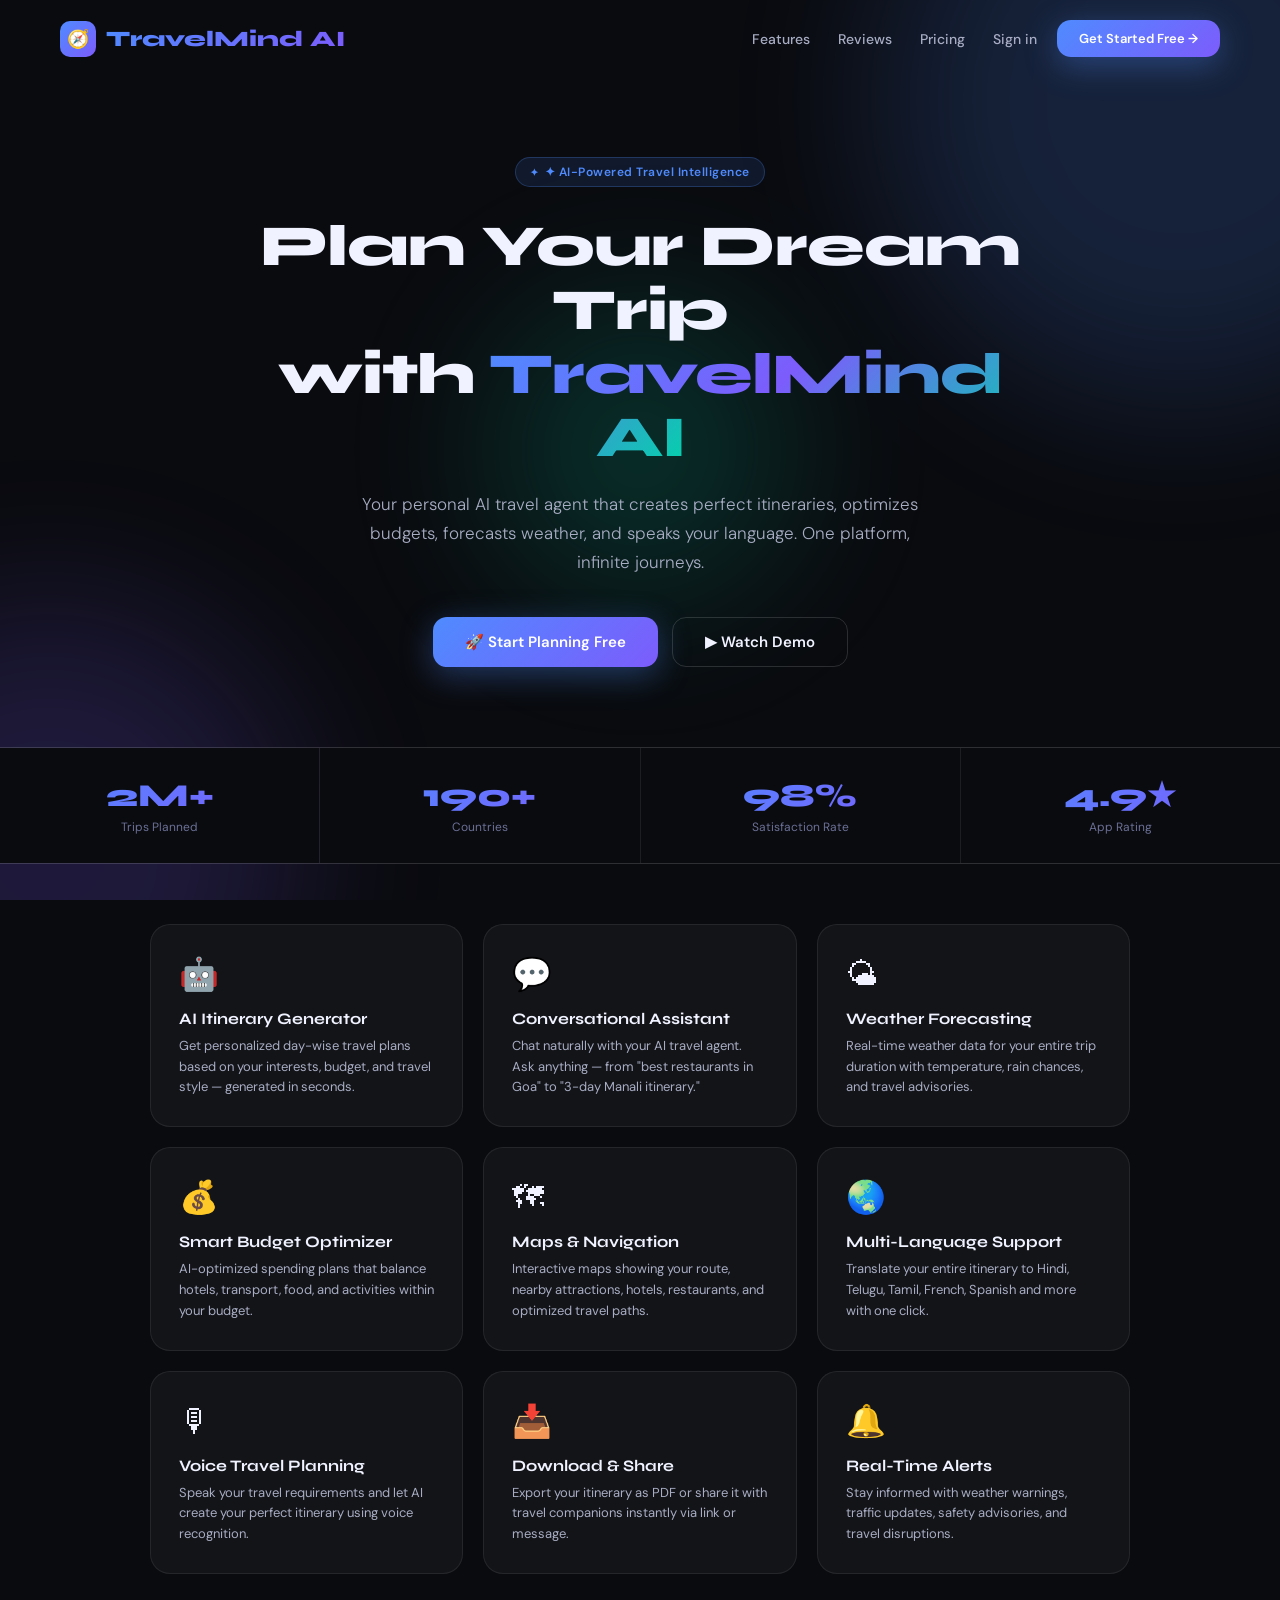
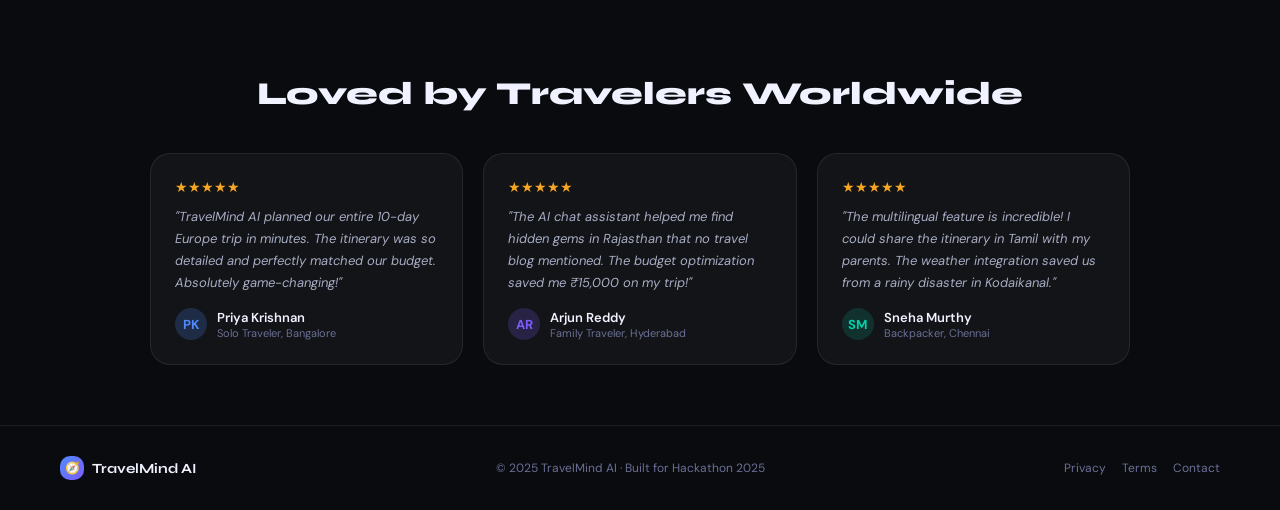
<file: index.html>
<!DOCTYPE html>
<html>
<head>
<meta charset="UTF-8">
<meta name="viewport" content="width=device-width, initial-scale=1.0">
<title>TravelMind AI</title>
<link rel="preconnect" href="https://fonts.googleapis.com">
<link href="https://fonts.googleapis.com/css2?family=Syne:wght@400;500;600;700;800&family=DM+Sans:ital,wght@0,300;0,400;0,500;1,400&display=swap" rel="stylesheet">
<style>
*{margin:0;padding:0;box-sizing:border-box}
:root{
--bg:#0a0b0f;--bg2:#111318;--bg3:#1a1c24;--bg4:#21242f;
--text:#f0f2ff;--text2:#a8adc4;--text3:#6b7096;
--accent:#4f8bff;--accent2:#7c5cfc;--accent3:#00d4aa;
--gold:#f5a623;--danger:#ff4757;
--border:rgba(255,255,255,0.08);--border2:rgba(255,255,255,0.14);
--card-bg:rgba(255,255,255,0.04);--card-hover:rgba(255,255,255,0.07);
--radius:14px;--radius2:20px;--radius3:28px;
--font:'Syne',sans-serif;--body:'DM Sans',sans-serif;
--glow:0 0 40px rgba(79,139,255,0.15);
--shadow:0 8px 40px rgba(0,0,0,0.5);
}
body{background:var(--bg);color:var(--text);font-family:var(--body);min-height:100vh;overflow-x:hidden}
.hidden{display:none!important}

/* SCROLLBAR */
::-webkit-scrollbar{width:4px}
::-webkit-scrollbar-track{background:transparent}
::-webkit-scrollbar-thumb{background:var(--bg4);border-radius:4px}

/* LAYOUT */
.app{display:flex;min-height:100vh}
.sidebar{width:240px;background:var(--bg2);border-right:1px solid var(--border);display:flex;flex-direction:column;position:fixed;top:0;left:0;bottom:0;z-index:100;transition:transform 0.3s ease}
.sidebar-logo{padding:24px 20px 16px;display:flex;align-items:center;gap:10px;border-bottom:1px solid var(--border)}
.logo-icon{width:36px;height:36px;background:linear-gradient(135deg,var(--accent),var(--accent2));border-radius:10px;display:flex;align-items:center;justify-content:center;font-size:18px}
.logo-text{font-family:var(--font);font-size:18px;font-weight:800;background:linear-gradient(135deg,var(--accent),var(--accent2));-webkit-background-clip:text;-webkit-text-fill-color:transparent}
.logo-tag{font-size:9px;color:var(--accent3);font-weight:600;letter-spacing:1.5px;text-transform:uppercase;margin-left:auto;background:rgba(0,212,170,0.12);padding:2px 6px;border-radius:4px}
.nav{padding:16px 12px;flex:1;overflow-y:auto}
.nav-section{font-size:10px;font-weight:600;letter-spacing:1.5px;text-transform:uppercase;color:var(--text3);padding:8px 8px 6px;margin-top:8px}
.nav-item{display:flex;align-items:center;gap:10px;padding:10px 12px;border-radius:10px;cursor:pointer;font-size:14px;color:var(--text2);transition:all 0.2s;margin-bottom:2px;position:relative}
.nav-item:hover{background:var(--card-hover);color:var(--text)}
.nav-item.active{background:rgba(79,139,255,0.15);color:var(--accent);font-weight:500}
.nav-item.active::before{content:'';position:absolute;left:0;top:50%;transform:translateY(-50%);width:3px;height:20px;background:var(--accent);border-radius:0 3px 3px 0}
.nav-item .icon{width:18px;text-align:center;font-size:16px}
.nav-badge{margin-left:auto;background:var(--accent);color:#fff;font-size:10px;font-weight:700;padding:2px 6px;border-radius:20px}
.sidebar-user{padding:16px;border-top:1px solid var(--border);display:flex;align-items:center;gap:10px}
.avatar{width:34px;height:34px;border-radius:50%;background:linear-gradient(135deg,#4f8bff,#7c5cfc);display:flex;align-items:center;justify-content:center;font-weight:700;font-size:13px;flex-shrink:0}
.user-info .name{font-size:13px;font-weight:500}
.user-info .plan{font-size:11px;color:var(--accent3)}
.logout-btn{margin-left:auto;background:none;border:none;color:var(--text3);cursor:pointer;font-size:16px;padding:4px;border-radius:6px;transition:color 0.2s}
.logout-btn:hover{color:var(--danger)}
.main{margin-left:240px;flex:1;min-height:100vh;overflow-y:auto}
.topbar{height:60px;border-bottom:1px solid var(--border);display:flex;align-items:center;padding:0 28px;gap:16px;position:sticky;top:0;background:rgba(10,11,15,0.9);backdrop-filter:blur(12px);z-index:50}
.topbar-title{font-family:var(--font);font-size:18px;font-weight:700;flex:1}
.topbar-actions{display:flex;gap:8px;align-items:center}
.btn{display:inline-flex;align-items:center;gap:6px;padding:8px 16px;border-radius:10px;border:none;cursor:pointer;font-family:var(--body);font-size:13px;font-weight:500;transition:all 0.2s}
.btn-primary{background:linear-gradient(135deg,var(--accent),var(--accent2));color:#fff}
.btn-primary:hover{opacity:0.9;transform:translateY(-1px)}
.btn-ghost{background:transparent;color:var(--text2);border:1px solid var(--border2)}
.btn-ghost:hover{background:var(--card-hover);color:var(--text)}
.btn-sm{padding:6px 12px;font-size:12px}
.icon-btn{width:36px;height:36px;border-radius:10px;border:1px solid var(--border);background:var(--card-bg);display:flex;align-items:center;justify-content:center;cursor:pointer;color:var(--text2);font-size:16px;transition:all 0.2s}
.icon-btn:hover{background:var(--card-hover);color:var(--text);border-color:var(--border2)}
.page{padding:28px;display:none;animation:fadeIn 0.35s ease}
.page.active{display:block}
@keyframes fadeIn{from{opacity:0;transform:translateY(10px)}to{opacity:1;transform:translateY(0)}}

/* CARDS */
.card{background:var(--card-bg);border:1px solid var(--border);border-radius:var(--radius2);padding:24px}
.card:hover{border-color:var(--border2)}
.card-sm{padding:16px;border-radius:var(--radius)}
.stat-card{background:var(--card-bg);border:1px solid var(--border);border-radius:var(--radius);padding:20px;transition:all 0.2s}
.stat-card:hover{background:var(--card-hover);border-color:var(--border2);transform:translateY(-2px)}
.stat-num{font-family:var(--font);font-size:28px;font-weight:800;margin:8px 0 4px}
.stat-label{font-size:12px;color:var(--text3);text-transform:uppercase;letter-spacing:0.5px}
.stat-icon{font-size:24px;margin-bottom:4px}

/* GRIDS */
.grid-2{display:grid;grid-template-columns:repeat(2,1fr);gap:20px}
.grid-3{display:grid;grid-template-columns:repeat(3,1fr);gap:20px}
.grid-4{display:grid;grid-template-columns:repeat(4,1fr);gap:16px}

/* TYPOGRAPHY */
.page-title{font-family:var(--font);font-size:26px;font-weight:800;margin-bottom:4px}
.page-sub{color:var(--text2);font-size:14px;margin-bottom:24px}
h3{font-family:var(--font);font-size:16px;font-weight:700;margin-bottom:12px}
.section-title{font-family:var(--font);font-size:18px;font-weight:700;margin-bottom:16px}

/* TAGS */
.tag{display:inline-flex;align-items:center;gap:4px;padding:4px 10px;border-radius:20px;font-size:12px;font-weight:500}
.tag-blue{background:rgba(79,139,255,0.15);color:var(--accent)}
.tag-green{background:rgba(0,212,170,0.12);color:var(--accent3)}
.tag-gold{background:rgba(245,166,35,0.12);color:var(--gold)}
.tag-purple{background:rgba(124,92,252,0.15);color:var(--accent2)}
.tag-red{background:rgba(255,71,87,0.12);color:var(--danger)}

/* FORMS */
.form-group{margin-bottom:16px}
.form-label{font-size:12px;font-weight:600;letter-spacing:0.5px;text-transform:uppercase;color:var(--text3);margin-bottom:6px;display:block}
.form-input{width:100%;background:var(--bg3);border:1px solid var(--border2);border-radius:10px;padding:10px 14px;color:var(--text);font-family:var(--body);font-size:14px;outline:none;transition:border-color 0.2s}
.form-input:focus{border-color:var(--accent)}
.form-input::placeholder{color:var(--text3)}
select.form-input option{background:var(--bg3)}
.form-row{display:grid;grid-template-columns:repeat(2,1fr);gap:16px}

/* INTERESTS */
.interest-grid{display:flex;flex-wrap:wrap;gap:8px;margin-top:8px}
.interest-chip{padding:7px 14px;border-radius:20px;border:1px solid var(--border2);font-size:13px;cursor:pointer;transition:all 0.2s;background:transparent;color:var(--text2)}
.interest-chip.selected{background:rgba(79,139,255,0.15);border-color:var(--accent);color:var(--accent)}
.interest-chip:hover{border-color:var(--border2);color:var(--text)}

/* PROGRESS */
.progress-bar{height:4px;background:var(--bg3);border-radius:4px;overflow:hidden}
.progress-fill{height:100%;background:linear-gradient(90deg,var(--accent),var(--accent2));border-radius:4px;transition:width 0.5s ease}

/* DIVIDER */
.divider{border:none;border-top:1px solid var(--border);margin:24px 0}

/* ALERTS */
.alert{padding:12px 16px;border-radius:10px;font-size:13px;display:flex;align-items:flex-start;gap:10px;margin-bottom:12px}
.alert-info{background:rgba(79,139,255,0.1);border:1px solid rgba(79,139,255,0.2);color:#a0b8ff}
.alert-warning{background:rgba(245,166,35,0.1);border:1px solid rgba(245,166,35,0.2);color:#f5c842}
.alert-danger{background:rgba(255,71,87,0.1);border:1px solid rgba(255,71,87,0.2);color:#ff7882}
.alert-success{background:rgba(0,212,170,0.1);border:1px solid rgba(0,212,170,0.2);color:var(--accent3)}

/* LANDING PAGE */
#page-landing{display:block;padding:0;min-height:100vh;position:relative;overflow:hidden}
.landing-bg{position:fixed;inset:0;z-index:0;pointer-events:none;overflow:hidden}
.orb{position:absolute;border-radius:50%;filter:blur(80px);opacity:0.18}
.orb1{width:600px;height:600px;background:var(--accent);top:-200px;right:-200px}
.orb2{width:500px;height:500px;background:var(--accent2);bottom:-200px;left:-200px}
.orb3{width:300px;height:300px;background:var(--accent3);top:50%;left:50%;transform:translate(-50%,-50%)}
.landing-nav{position:relative;z-index:10;display:flex;align-items:center;padding:20px 60px;gap:20px}
.landing-nav .logo-text{font-size:22px}
.landing-nav-links{display:flex;gap:28px;margin-left:auto}
.landing-nav-links a{color:var(--text2);text-decoration:none;font-size:14px;font-weight:500;cursor:pointer;transition:color 0.2s}
.landing-nav-links a:hover{color:var(--text)}
.hero{position:relative;z-index:10;text-align:center;padding:80px 60px 60px;max-width:900px;margin:0 auto}
.hero-badge{display:inline-flex;align-items:center;gap:6px;padding:6px 14px;border-radius:20px;background:rgba(79,139,255,0.12);border:1px solid rgba(79,139,255,0.25);color:var(--accent);font-size:12px;font-weight:600;letter-spacing:0.5px;margin-bottom:28px}
.hero-badge::before{content:'✦';font-size:10px}
.hero h1{font-family:var(--font);font-size:58px;font-weight:800;line-height:1.1;margin-bottom:20px;letter-spacing:-1px}
.hero h1 span{background:linear-gradient(135deg,var(--accent),var(--accent2),var(--accent3));-webkit-background-clip:text;-webkit-text-fill-color:transparent}
.hero p{font-size:17px;color:var(--text2);line-height:1.7;max-width:580px;margin:0 auto 40px;font-weight:300}
.hero-buttons{display:flex;gap:14px;justify-content:center}
.btn-hero{padding:14px 32px;border-radius:14px;font-size:15px;font-weight:600;cursor:pointer;border:none;font-family:var(--body);transition:all 0.2s}
.btn-hero-primary{background:linear-gradient(135deg,var(--accent),var(--accent2));color:#fff;box-shadow:0 8px 32px rgba(79,139,255,0.35)}
.btn-hero-primary:hover{transform:translateY(-2px);box-shadow:0 12px 40px rgba(79,139,255,0.45)}
.btn-hero-ghost{background:transparent;color:var(--text);border:1px solid var(--border2)}
.btn-hero-ghost:hover{background:var(--card-hover);transform:translateY(-2px)}
.features-grid{display:grid;grid-template-columns:repeat(3,1fr);gap:20px;padding:40px 60px;position:relative;z-index:10;max-width:1100px;margin:0 auto}
.feat-card{background:var(--card-bg);border:1px solid var(--border);border-radius:var(--radius2);padding:28px;transition:all 0.3s;cursor:default}
.feat-card:hover{background:var(--card-hover);border-color:var(--border2);transform:translateY(-4px)}
.feat-icon{font-size:32px;margin-bottom:14px}
.feat-title{font-family:var(--font);font-size:16px;font-weight:700;margin-bottom:8px}
.feat-desc{font-size:13px;color:var(--text2);line-height:1.6}
.stats-strip{display:grid;grid-template-columns:repeat(4,1fr);gap:1px;background:var(--border);border-top:1px solid var(--border);border-bottom:1px solid var(--border);position:relative;z-index:10;margin:20px 0}
.stat-strip-item{background:var(--bg);padding:28px;text-align:center}
.stat-strip-num{font-family:var(--font);font-size:32px;font-weight:800;background:linear-gradient(135deg,var(--accent),var(--accent2));-webkit-background-clip:text;-webkit-text-fill-color:transparent}
.stat-strip-label{font-size:12px;color:var(--text3);margin-top:4px}
.testimonials{padding:60px;position:relative;z-index:10;max-width:1100px;margin:0 auto}
.test-title{font-family:var(--font);font-size:32px;font-weight:800;text-align:center;margin-bottom:40px}
.test-grid{display:grid;grid-template-columns:repeat(3,1fr);gap:20px}
.test-card{background:var(--card-bg);border:1px solid var(--border);border-radius:var(--radius2);padding:24px}
.test-stars{color:var(--gold);font-size:14px;margin-bottom:10px}
.test-text{font-size:13px;color:var(--text2);line-height:1.7;margin-bottom:14px;font-style:italic}
.test-author{display:flex;align-items:center;gap:10px}
.test-avatar{width:32px;height:32px;border-radius:50%;display:flex;align-items:center;justify-content:center;font-size:13px;font-weight:700}
.test-name{font-size:13px;font-weight:600}
.test-role{font-size:11px;color:var(--text3)}
.landing-footer{border-top:1px solid var(--border);padding:30px 60px;display:flex;align-items:center;justify-content:space-between;position:relative;z-index:10}
.footer-text{font-size:12px;color:var(--text3)}

/* AUTH */
#page-auth{display:none;min-height:100vh;position:relative;overflow:hidden;align-items:center;justify-content:center}
#page-auth.active{display:flex}
.auth-box{width:440px;background:var(--bg2);border:1px solid var(--border2);border-radius:var(--radius3);padding:40px;position:relative;z-index:10}
.auth-title{font-family:var(--font);font-size:28px;font-weight:800;margin-bottom:6px;text-align:center}
.auth-sub{color:var(--text2);font-size:14px;text-align:center;margin-bottom:28px}
.auth-tabs{display:flex;background:var(--bg3);border-radius:10px;padding:4px;margin-bottom:24px}
.auth-tab{flex:1;text-align:center;padding:8px;border-radius:8px;font-size:14px;font-weight:500;cursor:pointer;color:var(--text2);transition:all 0.2s}
.auth-tab.active{background:var(--bg);color:var(--text);box-shadow:0 2px 8px rgba(0,0,0,0.3)}
.auth-divider{text-align:center;font-size:12px;color:var(--text3);margin:16px 0;position:relative}
.auth-divider::before,.auth-divider::after{content:'';position:absolute;top:50%;width:43%;height:1px;background:var(--border)}
.auth-divider::before{left:0}.auth-divider::after{right:0}
.social-btn{width:100%;padding:10px;border-radius:10px;border:1px solid var(--border2);background:transparent;color:var(--text);font-family:var(--body);font-size:14px;cursor:pointer;display:flex;align-items:center;justify-content:center;gap:8px;margin-bottom:8px;transition:all 0.2s}
.social-btn:hover{background:var(--card-hover);border-color:var(--border2)}

/* DASHBOARD */
.welcome-banner{background:linear-gradient(135deg,rgba(79,139,255,0.12),rgba(124,92,252,0.12));border:1px solid rgba(79,139,255,0.2);border-radius:var(--radius2);padding:28px;margin-bottom:28px;position:relative;overflow:hidden}
.welcome-banner::before{content:'✈';position:absolute;right:30px;top:50%;transform:translateY(-50%);font-size:80px;opacity:0.06}
.welcome-title{font-family:var(--font);font-size:22px;font-weight:800;margin-bottom:6px}
.welcome-sub{color:var(--text2);font-size:14px}
.trip-card{background:var(--card-bg);border:1px solid var(--border);border-radius:var(--radius2);overflow:hidden;transition:all 0.3s}
.trip-card:hover{border-color:var(--border2);transform:translateY(-3px);box-shadow:var(--shadow)}
.trip-img{height:140px;display:flex;align-items:center;justify-content:center;font-size:48px;position:relative}
.trip-info{padding:16px}
.trip-name{font-family:var(--font);font-size:15px;font-weight:700;margin-bottom:6px}
.trip-meta{font-size:12px;color:var(--text3);display:flex;gap:12px;margin-bottom:10px}
.trip-progress{margin-top:10px}
.trip-progress-label{display:flex;justify-content:space-between;font-size:11px;color:var(--text3);margin-bottom:4px}
.quick-actions{display:grid;grid-template-columns:repeat(4,1fr);gap:14px;margin-bottom:28px}
.qa-btn{background:var(--card-bg);border:1px solid var(--border);border-radius:var(--radius);padding:16px;text-align:center;cursor:pointer;transition:all 0.2s}
.qa-btn:hover{background:var(--card-hover);border-color:var(--border2);transform:translateY(-2px)}
.qa-icon{font-size:24px;margin-bottom:8px}
.qa-label{font-size:12px;font-weight:500;color:var(--text2)}

/* PLANNER */
.planner-layout{display:grid;grid-template-columns:380px 1fr;gap:24px;align-items:start}
.step-indicator{display:flex;gap:8px;margin-bottom:24px}
.step{display:flex;align-items:center;gap:6px;font-size:12px;font-weight:500;color:var(--text3)}
.step.done .step-num{background:var(--accent3);border-color:var(--accent3)}
.step.active .step-num{background:var(--accent);border-color:var(--accent);color:#fff}
.step-num{width:22px;height:22px;border-radius:50%;border:1.5px solid var(--border2);display:flex;align-items:center;justify-content:center;font-size:11px;font-weight:700}
.step-line{flex:1;height:1px;background:var(--border)}
.generate-btn{width:100%;padding:14px;border-radius:14px;background:linear-gradient(135deg,var(--accent),var(--accent2));border:none;color:#fff;font-family:var(--font);font-size:15px;font-weight:700;cursor:pointer;transition:all 0.25s;margin-top:8px;display:flex;align-items:center;justify-content:center;gap:8px}
.generate-btn:hover{transform:translateY(-2px);box-shadow:0 8px 30px rgba(79,139,255,0.4)}
.generate-btn:disabled{opacity:0.5;cursor:not-allowed;transform:none}
.itinerary-day{background:var(--card-bg);border:1px solid var(--border);border-radius:var(--radius2);padding:20px;margin-bottom:16px;transition:all 0.2s}
.itinerary-day:hover{border-color:var(--border2)}
.day-header{display:flex;align-items:center;gap:12px;margin-bottom:16px}
.day-badge{background:linear-gradient(135deg,var(--accent),var(--accent2));color:#fff;font-size:11px;font-weight:700;padding:4px 12px;border-radius:20px;white-space:nowrap}
.day-title{font-family:var(--font);font-size:15px;font-weight:700}
.day-weather{margin-left:auto;font-size:12px;color:var(--text2);display:flex;align-items:center;gap:6px}
.activity-item{display:flex;gap:14px;padding:12px 0;border-bottom:1px solid var(--border)}
.activity-item:last-child{border-bottom:none}
.act-time{font-size:12px;color:var(--text3);width:60px;flex-shrink:0;padding-top:2px}
.act-dot{width:8px;height:8px;border-radius:50%;flex-shrink:0;margin-top:5px}
.act-content{flex:1}
.act-title{font-size:14px;font-weight:500;margin-bottom:3px}
.act-desc{font-size:12px;color:var(--text2)}
.act-cost{font-size:12px;color:var(--accent3);margin-top:4px}
.budget-breakdown{background:var(--bg3);border-radius:var(--radius);padding:16px;margin-top:16px}
.budget-row{display:flex;justify-content:space-between;align-items:center;padding:8px 0;border-bottom:1px solid var(--border);font-size:13px}
.budget-row:last-child{border-bottom:none;font-weight:700;color:var(--accent)}
.weather-strip{display:flex;gap:10px;overflow-x:auto;padding-bottom:8px;margin-bottom:20px}
.weather-day{background:var(--card-bg);border:1px solid var(--border);border-radius:var(--radius);padding:12px;text-align:center;min-width:90px;flex-shrink:0}
.w-day{font-size:11px;color:var(--text3);margin-bottom:6px}
.w-icon{font-size:24px;margin-bottom:6px}
.w-temp{font-size:14px;font-weight:600}
.w-cond{font-size:11px;color:var(--text2);margin-top:3px}
.hotel-card{display:flex;gap:14px;background:var(--card-bg);border:1px solid var(--border);border-radius:var(--radius);padding:14px;transition:all 0.2s;margin-bottom:10px;cursor:pointer}
.hotel-card:hover{border-color:var(--border2);background:var(--card-hover)}
.hotel-img{width:64px;height:64px;border-radius:10px;display:flex;align-items:center;justify-content:center;font-size:28px;flex-shrink:0;background:var(--bg3)}
.hotel-name{font-size:14px;font-weight:600;margin-bottom:4px}
.hotel-stars{color:var(--gold);font-size:12px}
.hotel-price{margin-left:auto;text-align:right}
.hotel-price .amount{font-family:var(--font);font-size:16px;font-weight:700;color:var(--accent3)}
.hotel-price .per{font-size:11px;color:var(--text3)}
.loading-state{text-align:center;padding:60px 20px}
.loading-spinner{width:48px;height:48px;border:3px solid var(--bg3);border-top-color:var(--accent);border-radius:50%;animation:spin 0.8s linear infinite;margin:0 auto 16px}
@keyframes spin{to{transform:rotate(360deg)}}
.loading-text{font-size:14px;color:var(--text2)}
.loading-sub{font-size:12px;color:var(--text3);margin-top:6px}

/* CHAT */
.chat-layout{display:grid;grid-template-columns:260px 1fr;gap:0;height:calc(100vh - 60px - 56px);background:var(--bg);border:1px solid var(--border);border-radius:var(--radius2);overflow:hidden}
.chat-sidebar{background:var(--bg2);border-right:1px solid var(--border);padding:16px;overflow-y:auto}
.chat-history-item{padding:10px 12px;border-radius:10px;cursor:pointer;font-size:13px;color:var(--text2);transition:all 0.2s;margin-bottom:4px;white-space:nowrap;overflow:hidden;text-overflow:ellipsis}
.chat-history-item:hover,.chat-history-item.active{background:var(--card-hover);color:var(--text)}
.chat-main{display:flex;flex-direction:column}
.chat-header{padding:16px 20px;border-bottom:1px solid var(--border);display:flex;align-items:center;gap:12px}
.ai-avatar{width:36px;height:36px;border-radius:50%;background:linear-gradient(135deg,var(--accent),var(--accent2));display:flex;align-items:center;justify-content:center;font-size:16px;flex-shrink:0}
.ai-status{display:flex;align-items:center;gap:5px;font-size:11px;color:var(--accent3)}
.ai-status::before{content:'';width:6px;height:6px;background:var(--accent3);border-radius:50%;animation:pulse 2s infinite}
@keyframes pulse{0%,100%{opacity:1}50%{opacity:0.3}}
.chat-messages{flex:1;overflow-y:auto;padding:20px}
.message{display:flex;gap:12px;margin-bottom:20px;animation:msgIn 0.3s ease}
@keyframes msgIn{from{opacity:0;transform:translateY(8px)}to{opacity:1;transform:translateY(0)}}
.message.user{flex-direction:row-reverse}
.msg-avatar{width:32px;height:32px;border-radius:50%;flex-shrink:0;display:flex;align-items:center;justify-content:center;font-size:14px;font-weight:700}
.msg-bubble{max-width:72%;background:var(--card-bg);border:1px solid var(--border);border-radius:18px;border-top-left-radius:4px;padding:12px 16px;font-size:14px;line-height:1.6}
.message.user .msg-bubble{background:rgba(79,139,255,0.15);border-color:rgba(79,139,255,0.25);border-top-left-radius:18px;border-top-right-radius:4px;text-align:right}
.msg-time{font-size:11px;color:var(--text3);margin-top:6px}
.chat-suggestions{padding:12px 20px 0;display:flex;gap:8px;flex-wrap:wrap}
.suggestion-chip{padding:6px 12px;border-radius:20px;border:1px solid var(--border2);font-size:12px;color:var(--text2);cursor:pointer;transition:all 0.2s;background:transparent;white-space:nowrap}
.suggestion-chip:hover{border-color:var(--accent);color:var(--accent);background:rgba(79,139,255,0.08)}
.chat-input-area{padding:16px 20px;border-top:1px solid var(--border)}
.chat-input-row{display:flex;gap:10px;align-items:center}
.chat-input{flex:1;background:var(--bg3);border:1px solid var(--border2);border-radius:14px;padding:12px 16px;color:var(--text);font-family:var(--body);font-size:14px;outline:none;resize:none;transition:border-color 0.2s;max-height:120px}
.chat-input:focus{border-color:var(--accent)}
.chat-send{width:40px;height:40px;border-radius:12px;background:linear-gradient(135deg,var(--accent),var(--accent2));border:none;color:#fff;font-size:16px;cursor:pointer;display:flex;align-items:center;justify-content:center;transition:all 0.2s;flex-shrink:0}
.chat-send:hover{transform:scale(1.05)}
.chat-voice{width:40px;height:40px;border-radius:12px;border:1px solid var(--border2);background:transparent;color:var(--text2);font-size:16px;cursor:pointer;display:flex;align-items:center;justify-content:center;transition:all 0.2s}
.chat-voice:hover{border-color:var(--accent);color:var(--accent)}
.chat-voice.recording{border-color:var(--danger);color:var(--danger);animation:pulseBorder 1s infinite}
@keyframes pulseBorder{0%,100%{box-shadow:0 0 0 0 rgba(255,71,87,0.3)}50%{box-shadow:0 0 0 6px rgba(255,71,87,0)}}
.typing-indicator{display:flex;gap:4px;align-items:center;padding:2px 0}
.typing-dot{width:6px;height:6px;background:var(--text3);border-radius:50%;animation:typingBounce 1.2s infinite}
.typing-dot:nth-child(2){animation-delay:0.2s}
.typing-dot:nth-child(3){animation-delay:0.4s}
@keyframes typingBounce{0%,80%,100%{transform:translateY(0)}40%{transform:translateY(-6px)}}

/* SETTINGS */
.settings-layout{display:grid;grid-template-columns:220px 1fr;gap:24px}
.settings-menu{background:var(--bg2);border:1px solid var(--border);border-radius:var(--radius2);padding:8px;position:sticky;top:88px}
.settings-menu-item{padding:10px 14px;border-radius:10px;font-size:14px;color:var(--text2);cursor:pointer;transition:all 0.2s;margin-bottom:2px}
.settings-menu-item.active{background:rgba(79,139,255,0.12);color:var(--accent)}
.settings-menu-item:hover:not(.active){background:var(--card-hover);color:var(--text)}
.toggle{width:44px;height:24px;background:var(--bg3);border-radius:12px;position:relative;cursor:pointer;transition:background 0.2s;border:1px solid var(--border2);flex-shrink:0}
.toggle.on{background:var(--accent)}
.toggle::after{content:'';position:absolute;width:18px;height:18px;background:#fff;border-radius:50%;top:2px;left:2px;transition:transform 0.2s}
.toggle.on::after{transform:translateX(20px)}
.settings-row{display:flex;align-items:center;justify-content:space-between;padding:14px 0;border-bottom:1px solid var(--border)}
.settings-row:last-child{border-bottom:none}
.settings-row-info .label{font-size:14px;font-weight:500}
.settings-row-info .desc{font-size:12px;color:var(--text3);margin-top:2px}

/* MAP PLACEHOLDER */
.map-placeholder{background:var(--bg3);border-radius:var(--radius);height:280px;display:flex;align-items:center;justify-content:center;border:1px solid var(--border);position:relative;overflow:hidden;margin-bottom:16px}
.map-grid{position:absolute;inset:0;background-image:repeating-linear-gradient(0deg,rgba(255,255,255,0.03) 0,rgba(255,255,255,0.03) 1px,transparent 1px,transparent 40px),repeating-linear-gradient(90deg,rgba(255,255,255,0.03) 0,rgba(255,255,255,0.03) 1px,transparent 1px,transparent 40px)}
.map-pin{font-size:40px;position:relative;z-index:2}
.map-label{position:relative;z-index:2;text-align:center}
.map-label .title{font-family:var(--font);font-size:16px;font-weight:700;margin-top:8px}
.map-label .sub{font-size:12px;color:var(--text3);margin-top:4px}

/* LANGUAGE SELECT */
.lang-grid{display:grid;grid-template-columns:repeat(3,1fr);gap:8px;margin-top:10px}
.lang-chip{padding:8px 12px;border-radius:10px;border:1px solid var(--border2);font-size:13px;cursor:pointer;transition:all 0.2s;text-align:center;background:transparent;color:var(--text2)}
.lang-chip.active{background:rgba(79,139,255,0.15);border-color:var(--accent);color:var(--accent)}
.lang-chip:hover{border-color:var(--border2);color:var(--text)}

/* NOTIFICATION */
.notif-dot{width:8px;height:8px;background:var(--danger);border-radius:50%;position:absolute;top:6px;right:6px}

/* SCROLLABLE CONTAINER */
.scroll-x{overflow-x:auto;padding-bottom:8px}

/* PROFILE */
.profile-header{background:linear-gradient(135deg,rgba(79,139,255,0.1),rgba(124,92,252,0.1));border:1px solid rgba(79,139,255,0.15);border-radius:var(--radius2);padding:32px;text-align:center;margin-bottom:24px}
.profile-avatar{width:80px;height:80px;border-radius:50%;background:linear-gradient(135deg,var(--accent),var(--accent2));display:flex;align-items:center;justify-content:center;font-size:32px;font-weight:700;margin:0 auto 14px;border:3px solid rgba(79,139,255,0.3)}
.profile-name{font-family:var(--font);font-size:22px;font-weight:800;margin-bottom:4px}
.profile-email{font-size:14px;color:var(--text2);margin-bottom:14px}
.profile-badges{display:flex;gap:8px;justify-content:center;flex-wrap:wrap}
.achievement-card{background:var(--card-bg);border:1px solid var(--border);border-radius:var(--radius);padding:16px;text-align:center;transition:all 0.2s}
.achievement-card:hover{border-color:var(--border2);transform:translateY(-2px)}
.ach-icon{font-size:28px;margin-bottom:8px}
.ach-title{font-size:12px;font-weight:600;margin-bottom:4px}
.ach-desc{font-size:11px;color:var(--text3)}

/* SAVED TRIPS */
.saved-trip-card{background:var(--card-bg);border:1px solid var(--border);border-radius:var(--radius2);overflow:hidden;transition:all 0.3s}
.saved-trip-card:hover{border-color:var(--border2);transform:translateY(-3px);box-shadow:var(--shadow)}
.saved-trip-img{height:160px;display:flex;align-items:center;justify-content:center;font-size:56px;position:relative}
.saved-trip-overlay{position:absolute;inset:0;background:linear-gradient(to bottom,transparent 40%,rgba(10,11,15,0.9))}
.saved-trip-body{padding:18px}
.saved-trip-name{font-family:var(--font);font-size:16px;font-weight:700;margin-bottom:6px}
.saved-trip-meta{font-size:12px;color:var(--text3);display:flex;gap:12px;margin-bottom:12px}
.saved-trip-actions{display:flex;gap:8px}

/* ALERTS PAGE */
.alert-item{background:var(--card-bg);border:1px solid var(--border);border-radius:var(--radius);padding:14px 16px;display:flex;gap:14px;align-items:flex-start;margin-bottom:10px;transition:all 0.2s}
.alert-item:hover{border-color:var(--border2)}
.alert-icon{font-size:20px;flex-shrink:0;padding-top:2px}
.alert-content .title{font-size:14px;font-weight:500;margin-bottom:3px}
.alert-content .sub{font-size:12px;color:var(--text2)}
.alert-time{margin-left:auto;font-size:11px;color:var(--text3);flex-shrink:0}

/* RANGE INPUT */
input[type=range]{-webkit-appearance:none;width:100%;height:4px;background:var(--bg4);border-radius:4px;outline:none;cursor:pointer}
input[type=range]::-webkit-slider-thumb{-webkit-appearance:none;width:16px;height:16px;border-radius:50%;background:var(--accent);cursor:pointer}

/* MOBILE */
@media(max-width:900px){
.sidebar{transform:translateX(-100%)}
.sidebar.open{transform:translateX(0)}
.main{margin-left:0}
.grid-3,.grid-4,.features-grid,.test-grid{grid-template-columns:1fr}
.hero h1{font-size:36px}
.planner-layout,.chat-layout,.settings-layout{grid-template-columns:1fr}
.chat-layout{height:auto}
.form-row{grid-template-columns:1fr}
}
</style>
</head>
<body>

<!-- LANDING PAGE -->
<div id="page-landing" class="page active">
  <div class="landing-bg">
    <div class="orb orb1"></div>
    <div class="orb orb2"></div>
    <div class="orb orb3"></div>
  </div>
  <nav class="landing-nav">
    <div style="display:flex;align-items:center;gap:10px">
      <div class="logo-icon">🧭</div>
      <span class="logo-text">TravelMind AI</span>
    </div>
    <div class="landing-nav-links">
      <a onclick="scrollToId('features')">Features</a>
      <a onclick="scrollToId('testimonials')">Reviews</a>
      <a>Pricing</a>
      <a onclick="showPage('auth')">Sign in</a>
    </div>
    <button class="btn-hero btn-hero-primary" style="padding:10px 22px;font-size:13px" onclick="showPage('auth')">Get Started Free →</button>
  </nav>

  <div class="hero">
    <div class="hero-badge">✦ AI-Powered Travel Intelligence</div>
    <h1>Plan Your Dream Trip<br>with <span>TravelMind AI</span></h1>
    <p>Your personal AI travel agent that creates perfect itineraries, optimizes budgets, forecasts weather, and speaks your language. One platform, infinite journeys.</p>
    <div class="hero-buttons">
      <button class="btn-hero btn-hero-primary" onclick="showPage('auth')">🚀 Start Planning Free</button>
      <button class="btn-hero btn-hero-ghost" onclick="showPage('auth')">▶ Watch Demo</button>
    </div>
  </div>

  <div class="stats-strip">
    <div class="stat-strip-item"><div class="stat-strip-num">2M+</div><div class="stat-strip-label">Trips Planned</div></div>
    <div class="stat-strip-item"><div class="stat-strip-num">190+</div><div class="stat-strip-label">Countries</div></div>
    <div class="stat-strip-item"><div class="stat-strip-num">98%</div><div class="stat-strip-label">Satisfaction Rate</div></div>
    <div class="stat-strip-item"><div class="stat-strip-num">4.9★</div><div class="stat-strip-label">App Rating</div></div>
  </div>

  <div class="features-grid" id="features">
    <div class="feat-card"><div class="feat-icon">🤖</div><div class="feat-title">AI Itinerary Generator</div><div class="feat-desc">Get personalized day-wise travel plans based on your interests, budget, and travel style — generated in seconds.</div></div>
    <div class="feat-card"><div class="feat-icon">💬</div><div class="feat-title">Conversational Assistant</div><div class="feat-desc">Chat naturally with your AI travel agent. Ask anything — from "best restaurants in Goa" to "3-day Manali itinerary."</div></div>
    <div class="feat-card"><div class="feat-icon">🌤</div><div class="feat-title">Weather Forecasting</div><div class="feat-desc">Real-time weather data for your entire trip duration with temperature, rain chances, and travel advisories.</div></div>
    <div class="feat-card"><div class="feat-icon">💰</div><div class="feat-title">Smart Budget Optimizer</div><div class="feat-desc">AI-optimized spending plans that balance hotels, transport, food, and activities within your budget.</div></div>
    <div class="feat-card"><div class="feat-icon">🗺</div><div class="feat-title">Maps & Navigation</div><div class="feat-desc">Interactive maps showing your route, nearby attractions, hotels, restaurants, and optimized travel paths.</div></div>
    <div class="feat-card"><div class="feat-icon">🌏</div><div class="feat-title">Multi-Language Support</div><div class="feat-desc">Translate your entire itinerary to Hindi, Telugu, Tamil, French, Spanish and more with one click.</div></div>
    <div class="feat-card"><div class="feat-icon">🎙</div><div class="feat-title">Voice Travel Planning</div><div class="feat-desc">Speak your travel requirements and let AI create your perfect itinerary using voice recognition.</div></div>
    <div class="feat-card"><div class="feat-icon">📥</div><div class="feat-title">Download & Share</div><div class="feat-desc">Export your itinerary as PDF or share it with travel companions instantly via link or message.</div></div>
    <div class="feat-card"><div class="feat-icon">🔔</div><div class="feat-title">Real-Time Alerts</div><div class="feat-desc">Stay informed with weather warnings, traffic updates, safety advisories, and travel disruptions.</div></div>
  </div>

  <div class="testimonials" id="testimonials">
    <div class="test-title">Loved by Travelers Worldwide</div>
    <div class="test-grid">
      <div class="test-card">
        <div class="test-stars">★★★★★</div>
        <div class="test-text">"TravelMind AI planned our entire 10-day Europe trip in minutes. The itinerary was so detailed and perfectly matched our budget. Absolutely game-changing!"</div>
        <div class="test-author"><div class="test-avatar" style="background:rgba(79,139,255,0.2);color:var(--accent)">PK</div><div><div class="test-name">Priya Krishnan</div><div class="test-role">Solo Traveler, Bangalore</div></div></div>
      </div>
      <div class="test-card">
        <div class="test-stars">★★★★★</div>
        <div class="test-text">"The AI chat assistant helped me find hidden gems in Rajasthan that no travel blog mentioned. The budget optimization saved me ₹15,000 on my trip!"</div>
        <div class="test-author"><div class="test-avatar" style="background:rgba(124,92,252,0.2);color:var(--accent2)">AR</div><div><div class="test-name">Arjun Reddy</div><div class="test-role">Family Traveler, Hyderabad</div></div></div>
      </div>
      <div class="test-card">
        <div class="test-stars">★★★★★</div>
        <div class="test-text">"The multilingual feature is incredible! I could share the itinerary in Tamil with my parents. The weather integration saved us from a rainy disaster in Kodaikanal."</div>
        <div class="test-author"><div class="test-avatar" style="background:rgba(0,212,170,0.15);color:var(--accent3)">SM</div><div><div class="test-name">Sneha Murthy</div><div class="test-role">Backpacker, Chennai</div></div></div>
      </div>
    </div>
  </div>

  <div class="landing-footer">
    <div style="display:flex;align-items:center;gap:8px"><div class="logo-icon" style="width:24px;height:24px;font-size:12px">🧭</div><span style="font-family:var(--font);font-weight:700;font-size:14px">TravelMind AI</span></div>
    <div class="footer-text">© 2025 TravelMind AI · Built for Hackathon 2025</div>
    <div style="display:flex;gap:16px;font-size:12px;color:var(--text3)"><a style="cursor:pointer">Privacy</a><a style="cursor:pointer">Terms</a><a style="cursor:pointer">Contact</a></div>
  </div>
</div>

<!-- AUTH PAGE -->
<div id="page-auth" class="page">
  <div class="landing-bg"><div class="orb orb1"></div><div class="orb orb2"></div></div>
  <div style="display:flex;align-items:center;justify-content:center;min-height:calc(100vh - 60px);padding:40px">
  <div class="auth-box">
    <div style="text-align:center;margin-bottom:24px"><div class="logo-icon" style="width:48px;height:48px;font-size:24px;margin:0 auto 12px">🧭</div><div class="auth-title">Welcome to TravelMind</div><div class="auth-sub">Your AI travel companion awaits</div></div>
    <div class="auth-tabs"><div class="auth-tab active" id="tab-login" onclick="switchAuthTab('login')">Sign In</div><div class="auth-tab" id="tab-register" onclick="switchAuthTab('register')">Create Account</div></div>
    <div id="auth-login">
      <button class="social-btn">🌐 Continue with Google</button>
      <button class="social-btn">📘 Continue with Facebook</button>
      <div class="auth-divider">or sign in with email</div>
      <div class="form-group"><label class="form-label">Email Address</label><input class="form-input" type="email" placeholder="you@example.com"></div>
      <div class="form-group"><label class="form-label">Password</label><input class="form-input" type="password" placeholder="••••••••"></div>
      <div style="display:flex;justify-content:flex-end;margin-bottom:20px"><a style="font-size:12px;color:var(--accent);cursor:pointer">Forgot password?</a></div>
      <button class="btn btn-primary" style="width:100%;padding:12px;font-size:14px" onclick="loginUser()">Sign In to TravelMind →</button>
    </div>
    <div id="auth-register" class="hidden">
      <button class="social-btn">🌐 Continue with Google</button>
      <div class="auth-divider">or create account</div>
      <div class="form-row"><div class="form-group"><label class="form-label">First Name</label><input class="form-input" placeholder="Rahul"></div><div class="form-group"><label class="form-label">Last Name</label><input class="form-input" placeholder="Sharma"></div></div>
      <div class="form-group"><label class="form-label">Email Address</label><input class="form-input" type="email" placeholder="you@example.com"></div>
      <div class="form-group"><label class="form-label">Password</label><input class="form-input" type="password" placeholder="Min 8 characters"></div>
      <button class="btn btn-primary" style="width:100%;padding:12px;font-size:14px;margin-top:4px" onclick="loginUser()">Create Account →</button>
      <p style="font-size:11px;color:var(--text3);text-align:center;margin-top:14px">By registering, you agree to our Terms & Privacy Policy</p>
    </div>
  </div>
  </div>
</div>

<!-- MAIN APP (Sidebar + Pages) -->
<div id="app-shell" class="hidden">
<div class="app">
  <!-- SIDEBAR -->
  <aside class="sidebar">
    <div class="sidebar-logo">
      <div class="logo-icon">🧭</div>
      <span class="logo-text">TravelMind</span>
      <span class="logo-tag">AI</span>
    </div>
    <nav class="nav">
      <div class="nav-section">Main</div>
      <div class="nav-item active" onclick="showApp('dashboard')"><span class="icon">🏠</span>Dashboard</div>
      <div class="nav-item" onclick="showApp('planner')"><span class="icon">✈️</span>Trip Planner</div>
      <div class="nav-item" onclick="showApp('chat')"><span class="icon">💬</span>AI Assistant<span class="nav-badge">AI</span></div>
      <div class="nav-section">Trips</div>
      <div class="nav-item" onclick="showApp('saved')"><span class="icon">🗂</span>Saved Trips</div>
      <div class="nav-item" onclick="showApp('alerts')"><span class="icon">🔔</span>Alerts<span class="nav-badge" style="background:var(--danger)">3</span></div>
      <div class="nav-section">Account</div>
      <div class="nav-item" onclick="showApp('profile')"><span class="icon">👤</span>Profile</div>
      <div class="nav-item" onclick="showApp('settings')"><span class="icon">⚙️</span>Settings</div>
    </nav>
    <div class="sidebar-user">
      <div class="avatar">RS</div>
      <div class="user-info"><div class="name">Rahul Sharma</div><div class="plan">✦ Pro Plan</div></div>
      <button class="logout-btn" onclick="showPage('landing')" title="Logout">⇤</button>
    </div>
  </aside>

  <!-- MAIN CONTENT -->
  <main class="main">
    <div class="topbar">
      <div class="topbar-title" id="topbar-title">Dashboard</div>
      <div class="topbar-actions">
        <div class="icon-btn" style="position:relative" title="Notifications" onclick="showApp('alerts')">🔔<div class="notif-dot"></div></div>
        <div class="icon-btn" title="Dark Mode" id="theme-toggle">🌙</div>
        <button class="btn btn-primary btn-sm" onclick="showApp('planner')">+ New Trip</button>
      </div>
    </div>

    <!-- DASHBOARD PAGE -->
    <div id="app-dashboard" class="page active" style="display:block">
      <div class="welcome-banner">
        <div class="welcome-title">Good morning, Rahul! 🌅</div>
        <div class="welcome-sub">You have 2 upcoming trips and 3 new travel alerts. Ready to explore?</div>
        <div style="margin-top:16px;display:flex;gap:10px">
          <button class="btn btn-primary btn-sm" onclick="showApp('planner')">+ Plan New Trip</button>
          <button class="btn btn-ghost btn-sm" onclick="showApp('chat')">💬 Ask AI Assistant</button>
        </div>
      </div>

      <div class="quick-actions">
        <div class="qa-btn" onclick="showApp('planner')"><div class="qa-icon">✈️</div><div class="qa-label">New Trip</div></div>
        <div class="qa-btn" onclick="showApp('chat')"><div class="qa-icon">🤖</div><div class="qa-label">AI Chat</div></div>
        <div class="qa-btn" onclick="showApp('saved')"><div class="qa-icon">🗂</div><div class="qa-label">My Trips</div></div>
        <div class="qa-btn" onclick="showApp('alerts')"><div class="qa-icon">🔔</div><div class="qa-label">Alerts</div></div>
      </div>

      <div class="grid-4" style="margin-bottom:28px">
        <div class="stat-card"><div class="stat-icon">🗺</div><div class="stat-num" style="color:var(--accent)">12</div><div class="stat-label">Trips Planned</div></div>
        <div class="stat-card"><div class="stat-icon">🌍</div><div class="stat-num" style="color:var(--accent2)">8</div><div class="stat-label">Countries Visited</div></div>
        <div class="stat-card"><div class="stat-icon">💰</div><div class="stat-num" style="color:var(--accent3)">₹2.4L</div><div class="stat-label">Total Saved</div></div>
        <div class="stat-card"><div class="stat-icon">⭐</div><div class="stat-num" style="color:var(--gold)">4.9</div><div class="stat-label">Avg Trip Rating</div></div>
      </div>

      <div class="grid-2">
        <div>
          <div class="section-title">Upcoming Trips</div>
          <div class="grid-2">
            <div class="trip-card" onclick="showApp('saved')">
              <div class="trip-img" style="background:linear-gradient(135deg,rgba(79,139,255,0.15),rgba(124,92,252,0.15))">🌊</div>
              <div class="trip-info">
                <div class="trip-name">Goa Beach Vacation</div>
                <div class="trip-meta"><span>📅 Dec 20–25</span><span>👥 4 people</span></div>
                <div class="tag tag-green" style="font-size:11px">Confirmed</div>
                <div class="trip-progress"><div class="trip-progress-label"><span>Planning</span><span>80%</span></div><div class="progress-bar"><div class="progress-fill" style="width:80%"></div></div></div>
              </div>
            </div>
            <div class="trip-card" onclick="showApp('saved')">
              <div class="trip-img" style="background:linear-gradient(135deg,rgba(0,212,170,0.1),rgba(79,139,255,0.1))">🏔</div>
              <div class="trip-info">
                <div class="trip-name">Manali Snow Trip</div>
                <div class="trip-meta"><span>📅 Jan 5–10</span><span>👥 2 people</span></div>
                <div class="tag tag-gold" style="font-size:11px">Planning</div>
                <div class="trip-progress"><div class="trip-progress-label"><span>Planning</span><span>40%</span></div><div class="progress-bar"><div class="progress-fill" style="width:40%"></div></div></div>
              </div>
            </div>
          </div>
        </div>

        <div>
          <div class="section-title">Recent AI Suggestions</div>
          <div class="card" style="padding:16px">
            <div class="alert alert-info" style="margin-bottom:8px">💡 Best time to book Goa flights is now — prices up 12% next week</div>
            <div class="alert alert-warning">⚠️ Heavy rainfall expected in Manali Jan 7–8. Consider alternate days.</div>
            <div class="alert alert-success">✅ Hotel deal in Goa: 30% off at Taj Vivanta this weekend</div>
            <button class="btn btn-ghost btn-sm" style="width:100%;margin-top:8px" onclick="showApp('alerts')">View All Alerts →</button>
          </div>
        </div>
      </div>
    </div>

    <!-- TRIP PLANNER PAGE -->
    <div id="app-planner" class="page" style="display:none">
      <div class="page-title">✈️ Trip Planner</div>
      <div class="page-sub">Let AI craft your perfect personalized itinerary</div>
      <div class="planner-layout">
        <!-- LEFT: FORM -->
        <div>
          <div class="card">
            <div class="step-indicator">
              <div class="step active"><div class="step-num">1</div><span>Details</span></div>
              <div class="step-line"></div>
              <div class="step" id="step2"><div class="step-num">2</div><span>Preferences</span></div>
              <div class="step-line"></div>
              <div class="step" id="step3"><div class="step-num">3</div><span>Generate</span></div>
            </div>

            <div class="form-row">
              <div class="form-group"><label class="form-label">From</label><input class="form-input" id="from-city" placeholder="Hyderabad" value="Hyderabad"></div>
              <div class="form-group"><label class="form-label">To</label><input class="form-input" id="to-city" placeholder="Goa" value="Goa"></div>
            </div>
            <div class="form-row">
              <div class="form-group"><label class="form-label">Start Date</label><input class="form-input" id="start-date" type="date"></div>
              <div class="form-group"><label class="form-label">End Date</label><input class="form-input" id="end-date" type="date"></div>
            </div>
            <div class="form-row">
              <div class="form-group"><label class="form-label">Travelers</label><select class="form-input" id="travelers"><option>1 person</option><option selected>2 people</option><option>3 people</option><option>4 people</option><option>5+ people</option></select></div>
              <div class="form-group"><label class="form-label">Trip Type</label><select class="form-input" id="trip-type"><option>Leisure</option><option>Adventure</option><option>Family</option><option>Honeymoon</option><option>Business</option></select></div>
            </div>
            <div class="form-group">
              <label class="form-label">Budget (₹): <span id="budget-val" style="color:var(--accent)">₹25,000</span></label>
              <input type="range" min="5000" max="200000" step="1000" value="25000" id="budget-slider" oninput="document.getElementById('budget-val').textContent='₹'+parseInt(this.value).toLocaleString('en-IN')">
            </div>
            <div class="form-group">
              <label class="form-label">Interests</label>
              <div class="interest-grid">
                <div class="interest-chip selected">🏖 Beaches</div>
                <div class="interest-chip">🥾 Trekking</div>
                <div class="interest-chip selected">🍜 Food</div>
                <div class="interest-chip">🎭 Culture</div>
                <div class="interest-chip">🛍 Shopping</div>
                <div class="interest-chip selected">🌃 Nightlife</div>
                <div class="interest-chip">🧘 Wellness</div>
                <div class="interest-chip">📸 Photography</div>
                <div class="interest-chip">🏛 Heritage</div>
                <div class="interest-chip">🎡 Adventure</div>
              </div>
            </div>
            <div class="form-group">
              <label class="form-label">Language</label>
              <div class="lang-grid">
                <div class="lang-chip active" onclick="selectLang(this)">🇺🇸 English</div>
                <div class="lang-chip" onclick="selectLang(this)">🇮🇳 Hindi</div>
                <div class="lang-chip" onclick="selectLang(this)">🇮🇳 Telugu</div>
                <div class="lang-chip" onclick="selectLang(this)">🇮🇳 Tamil</div>
                <div class="lang-chip" onclick="selectLang(this)">🇫🇷 French</div>
                <div class="lang-chip" onclick="selectLang(this)">🇪🇸 Spanish</div>
              </div>
            </div>
            <button class="generate-btn" id="gen-btn" onclick="generateItinerary()">
              <span id="gen-btn-text">🤖 Generate AI Itinerary</span>
            </button>
          </div>
        </div>

        <!-- RIGHT: RESULTS -->
        <div id="planner-right">
          <!-- Default state -->
          <div id="planner-empty" class="card" style="text-align:center;padding:60px 30px">
            <div style="font-size:60px;margin-bottom:16px">🗺️</div>
            <div style="font-family:var(--font);font-size:18px;font-weight:700;margin-bottom:8px">Your AI Itinerary Awaits</div>
            <div style="font-size:14px;color:var(--text2);margin-bottom:24px">Fill in your trip details and let TravelMind AI craft the perfect personalized itinerary for you.</div>
            <div class="grid-2" style="text-align:left;gap:12px">
              <div class="card card-sm" style="padding:12px"><div style="font-size:20px;margin-bottom:6px">⚡</div><div style="font-size:12px;font-weight:600;margin-bottom:3px">Instant Generation</div><div style="font-size:11px;color:var(--text3)">Ready in under 30 seconds</div></div>
              <div class="card card-sm" style="padding:12px"><div style="font-size:20px;margin-bottom:6px">🎯</div><div style="font-size:12px;font-weight:600;margin-bottom:3px">Personalized</div><div style="font-size:11px;color:var(--text3)">Based on your interests</div></div>
              <div class="card card-sm" style="padding:12px"><div style="font-size:20px;margin-bottom:6px">💰</div><div style="font-size:12px;font-weight:600;margin-bottom:3px">Budget-Optimized</div><div style="font-size:11px;color:var(--text3)">Smart expense planning</div></div>
              <div class="card card-sm" style="padding:12px"><div style="font-size:20px;margin-bottom:6px">🌤</div><div style="font-size:12px;font-weight:600;margin-bottom:3px">Weather-Aware</div><div style="font-size:11px;color:var(--text3)">Real-time forecasts</div></div>
            </div>
          </div>
          <!-- Loading state -->
          <div id="planner-loading" class="hidden">
            <div class="card loading-state">
              <div class="loading-spinner"></div>
              <div class="loading-text" id="loading-msg">Analyzing your preferences...</div>
              <div class="loading-sub">Our AI is crafting your perfect itinerary</div>
              <div style="margin-top:20px;background:var(--bg3);border-radius:20px;height:4px;overflow:hidden"><div id="gen-progress" style="height:100%;width:0;background:linear-gradient(90deg,var(--accent),var(--accent2));border-radius:20px;transition:width 0.5s ease"></div></div>
            </div>
          </div>
          <!-- Results -->
          <div id="planner-results" class="hidden">
            <div style="display:flex;align-items:center;justify-content:space-between;margin-bottom:16px">
              <div><div class="page-title" style="font-size:20px;margin-bottom:4px" id="res-title">Goa Trip Itinerary</div><div style="font-size:13px;color:var(--text2)" id="res-meta">3 days · 2 people · ₹25,000</div></div>
              <div style="display:flex;gap:8px">
                <button class="btn btn-ghost btn-sm">📥 PDF</button>
                <button class="btn btn-ghost btn-sm">🔗 Share</button>
                <button class="btn btn-primary btn-sm" onclick="saveTrip()">💾 Save</button>
              </div>
            </div>

            <!-- Weather strip -->
            <div class="section-title">Weather Forecast</div>
            <div class="weather-strip" id="weather-strip"></div>

            <!-- Map -->
            <div class="map-placeholder">
              <div class="map-grid"></div>
              <div class="map-label">
                <div class="map-pin">📍</div>
                <div class="title" id="map-dest">Goa, India</div>
                <div class="sub">Interactive map · 12 attractions nearby</div>
              </div>
            </div>

            <!-- Day itinerary -->
            <div class="section-title">Day-wise Itinerary</div>
            <div id="itinerary-days"></div>

            <!-- Budget -->
            <div class="section-title">Budget Breakdown</div>
            <div class="budget-breakdown" id="budget-breakdown"></div>

            <!-- Hotels -->
            <div class="section-title" style="margin-top:20px">Recommended Hotels</div>
            <div id="hotel-list"></div>
          </div>
        </div>
      </div>
    </div>

    <!-- AI CHAT PAGE -->
    <div id="app-chat" class="page" style="display:none">
      <div class="page-title">💬 AI Travel Assistant</div>
      <div class="page-sub">Ask anything about your travel plans</div>
      <div class="chat-layout">
        <div class="chat-sidebar">
          <button class="btn btn-ghost btn-sm" style="width:100%;margin-bottom:12px" onclick="newChat()">+ New Chat</button>
          <div style="font-size:11px;color:var(--text3);font-weight:600;letter-spacing:1px;text-transform:uppercase;margin-bottom:8px">Recent</div>
          <div class="chat-history-item active">🌊 3-day Goa trip plan</div>
          <div class="chat-history-item">🏔 Manali in January</div>
          <div class="chat-history-item">🍜 Street food Hyderabad</div>
          <div class="chat-history-item">✈️ Budget Europe trip</div>
          <div class="chat-history-item">🏝 Andaman Islands</div>
          <div class="chat-history-item">🌴 Kerala backwaters</div>
        </div>
        <div class="chat-main">
          <div class="chat-header">
            <div class="ai-avatar">🤖</div>
            <div>
              <div style="font-weight:600;font-size:14px">TravelMind AI</div>
              <div class="ai-status">Online · Ready to assist</div>
            </div>
            <div style="margin-left:auto;display:flex;gap:8px">
              <div class="icon-btn" style="font-size:13px" title="Clear chat">🗑</div>
              <div class="icon-btn" style="font-size:13px" title="Export">📥</div>
            </div>
          </div>
          <div class="chat-messages" id="chat-messages">
            <div class="message">
              <div class="msg-avatar" style="background:linear-gradient(135deg,var(--accent),var(--accent2))">🤖</div>
              <div>
                <div class="msg-bubble">👋 <strong>Namaste! I'm TravelMind AI</strong>, your personal travel companion.<br><br>I can help you:<br>🗺 Plan complete itineraries<br>🌤 Check weather forecasts<br>🏨 Find hotels & restaurants<br>💰 Optimize your budget<br>🌏 Translate to any language<br><br>Where would you like to travel?</div>
                <div class="msg-time">Just now</div>
              </div>
            </div>
          </div>
          <div class="chat-suggestions" id="chat-suggestions">
            <div class="suggestion-chip" onclick="sendSuggestion(this)">Plan a 3-day Goa trip under ₹10,000</div>
            <div class="suggestion-chip" onclick="sendSuggestion(this)">Best food places in Hyderabad</div>
            <div class="suggestion-chip" onclick="sendSuggestion(this)">What to pack for Manali in winter?</div>
            <div class="suggestion-chip" onclick="sendSuggestion(this)">Budget Europe trip for 2</div>
          </div>
          <div class="chat-input-area">
            <div style="font-size:11px;color:var(--text3);margin-bottom:8px;text-align:center" id="voice-status"></div>
            <div class="chat-input-row">
              <button class="chat-voice" id="voice-btn" onclick="toggleVoice()" title="Voice input">🎙</button>
              <textarea class="chat-input" id="chat-input" placeholder="Ask me anything about travel..." rows="1" onkeydown="handleChatKey(event)" oninput="autoResize(this)"></textarea>
              <button class="chat-send" onclick="sendChat()">➤</button>
            </div>
          </div>
        </div>
      </div>
    </div>

    <!-- SAVED TRIPS PAGE -->
    <div id="app-saved" class="page" style="display:none">
      <div style="display:flex;align-items:center;justify-content:space-between;margin-bottom:24px">
        <div><div class="page-title">🗂 Saved Trips</div><div class="page-sub">Your travel memories and future adventures</div></div>
        <button class="btn btn-primary" onclick="showApp('planner')">+ Plan New Trip</button>
      </div>
      <div style="display:flex;gap:10px;margin-bottom:20px">
        <button class="btn btn-primary btn-sm">All Trips</button>
        <button class="btn btn-ghost btn-sm">Upcoming</button>
        <button class="btn btn-ghost btn-sm">Completed</button>
        <button class="btn btn-ghost btn-sm">Drafts</button>
      </div>
      <div class="grid-3">
        <div class="saved-trip-card">
          <div class="saved-trip-img" style="background:linear-gradient(135deg,#1a4a8a,#2d7dd2)"><span style="font-size:60px;position:relative;z-index:2">🌊</span><div class="saved-trip-overlay"></div></div>
          <div class="saved-trip-body"><div class="saved-trip-name">Goa Beach Vacation</div><div class="saved-trip-meta"><span>📅 Dec 20–25, 2025</span><span>👥 4 people</span></div><div style="display:flex;gap:6px;margin-bottom:12px"><div class="tag tag-green" style="font-size:11px">Upcoming</div><div class="tag tag-blue" style="font-size:11px">5 Days</div></div><div class="saved-trip-actions"><button class="btn btn-primary btn-sm" style="flex:1">View Plan</button><button class="btn btn-ghost btn-sm">📥</button><button class="btn btn-ghost btn-sm">🔗</button></div></div>
        </div>
        <div class="saved-trip-card">
          <div class="saved-trip-img" style="background:linear-gradient(135deg,#0d3b24,#1a7a4a)"><span style="font-size:60px;position:relative;z-index:2">🏔</span><div class="saved-trip-overlay"></div></div>
          <div class="saved-trip-body"><div class="saved-trip-name">Manali Snow Trek</div><div class="saved-trip-meta"><span>📅 Jan 5–10, 2026</span><span>👥 2 people</span></div><div style="display:flex;gap:6px;margin-bottom:12px"><div class="tag tag-gold" style="font-size:11px">Planning</div><div class="tag tag-blue" style="font-size:11px">6 Days</div></div><div class="saved-trip-actions"><button class="btn btn-primary btn-sm" style="flex:1">View Plan</button><button class="btn btn-ghost btn-sm">📥</button><button class="btn btn-ghost btn-sm">🔗</button></div></div>
        </div>
        <div class="saved-trip-card">
          <div class="saved-trip-img" style="background:linear-gradient(135deg,#3b1f0d,#8b4a1a)"><span style="font-size:60px;position:relative;z-index:2">🏛</span><div class="saved-trip-overlay"></div></div>
          <div class="saved-trip-body"><div class="saved-trip-name">Rajasthan Heritage Tour</div><div class="saved-trip-meta"><span>📅 Oct 10–17, 2025</span><span>👥 3 people</span></div><div style="display:flex;gap:6px;margin-bottom:12px"><div class="tag tag-purple" style="font-size:11px">Completed</div><div class="tag tag-blue" style="font-size:11px">7 Days</div></div><div class="saved-trip-actions"><button class="btn btn-primary btn-sm" style="flex:1">View Plan</button><button class="btn btn-ghost btn-sm">📥</button><button class="btn btn-ghost btn-sm">⭐</button></div></div>
        </div>
        <div class="saved-trip-card">
          <div class="saved-trip-img" style="background:linear-gradient(135deg,#1a3a3a,#1a7a7a)"><span style="font-size:60px;position:relative;z-index:2">🌴</span><div class="saved-trip-overlay"></div></div>
          <div class="saved-trip-body"><div class="saved-trip-name">Kerala Backwaters</div><div class="saved-trip-meta"><span>📅 Feb 14–19, 2026</span><span>👥 2 people</span></div><div style="display:flex;gap:6px;margin-bottom:12px"><div class="tag tag-gold" style="font-size:11px">Planning</div><div class="tag tag-blue" style="font-size:11px">5 Days</div></div><div class="saved-trip-actions"><button class="btn btn-primary btn-sm" style="flex:1">View Plan</button><button class="btn btn-ghost btn-sm">📥</button><button class="btn btn-ghost btn-sm">🔗</button></div></div>
        </div>
        <div class="saved-trip-card">
          <div class="saved-trip-img" style="background:linear-gradient(135deg,#1a1a3b,#3a3a8b)"><span style="font-size:60px;position:relative;z-index:2">🗼</span><div class="saved-trip-overlay"></div></div>
          <div class="saved-trip-body"><div class="saved-trip-name">Europe Dream Trip</div><div class="saved-trip-meta"><span>📅 Summer 2026</span><span>👥 2 people</span></div><div style="display:flex;gap:6px;margin-bottom:12px"><div class="tag tag-red" style="font-size:11px">Draft</div><div class="tag tag-blue" style="font-size:11px">10 Days</div></div><div class="saved-trip-actions"><button class="btn btn-primary btn-sm" style="flex:1">Continue</button><button class="btn btn-ghost btn-sm">📥</button><button class="btn btn-ghost btn-sm">🗑</button></div></div>
        </div>
        <div class="saved-trip-card" style="border:1.5px dashed var(--border2);display:flex;align-items:center;justify-content:center;min-height:300px;cursor:pointer" onclick="showApp('planner')">
          <div style="text-align:center;color:var(--text3)"><div style="font-size:40px;margin-bottom:12px">＋</div><div style="font-size:14px;font-weight:500">Plan New Trip</div></div>
        </div>
      </div>
    </div>

    <!-- ALERTS PAGE -->
    <div id="app-alerts" class="page" style="display:none">
      <div class="page-title">🔔 Travel Alerts</div>
      <div class="page-sub">Real-time updates for your trips</div>
      <div class="grid-2" style="margin-bottom:24px">
        <div class="stat-card"><div class="stat-icon">⚠️</div><div class="stat-num" style="color:var(--danger)">3</div><div class="stat-label">Active Alerts</div></div>
        <div class="stat-card"><div class="stat-icon">✅</div><div class="stat-num" style="color:var(--accent3)">8</div><div class="stat-label">Resolved</div></div>
      </div>
      <div class="section-title">Active Alerts</div>
      <div class="alert-item" style="border-color:rgba(255,71,87,0.3)">
        <div class="alert-icon">🌧</div>
        <div class="alert-content"><div class="title">Heavy Rainfall Warning – Manali</div><div class="sub">IMD forecasts 80mm rain on Jan 7–8. Roads to Rohtang Pass may close. Consider rescheduling.</div></div>
        <div class="alert-time">2h ago</div>
      </div>
      <div class="alert-item" style="border-color:rgba(245,166,35,0.3)">
        <div class="alert-icon">🚗</div>
        <div class="alert-content"><div class="title">Traffic Advisory – Goa NH48</div><div class="sub">Heavy traffic expected Dec 22–24 due to Christmas tourism. Leave 2 hours early.</div></div>
        <div class="alert-time">5h ago</div>
      </div>
      <div class="alert-item" style="border-color:rgba(79,139,255,0.3)">
        <div class="alert-icon">✈️</div>
        <div class="alert-content"><div class="title">Flight Price Alert – Hyd to Goa</div><div class="sub">Prices dropped ₹1,200 on Dec 20. Book now to save on your Goa trip.</div></div>
        <div class="alert-time">1d ago</div>
      </div>
      <hr class="divider">
      <div class="section-title">Resolved Alerts</div>
      <div class="alert-item" style="opacity:0.5">
        <div class="alert-icon">✅</div>
        <div class="alert-content"><div class="title">Hotel Confirmation – Taj Vivanta, Goa</div><div class="sub">Booking confirmed for Dec 20–25. Check-in 2 PM.</div></div>
        <div class="alert-time">2d ago</div>
      </div>
    </div>

    <!-- PROFILE PAGE -->
    <div id="app-profile" class="page" style="display:none">
      <div class="profile-header">
        <div class="profile-avatar">RS</div>
        <div class="profile-name">Rahul Sharma</div>
        <div class="profile-email">rahul.sharma@gmail.com</div>
        <div class="profile-badges">
          <div class="tag tag-gold">✦ Pro Member</div>
          <div class="tag tag-green">🌍 World Explorer</div>
          <div class="tag tag-blue">🤖 AI Pioneer</div>
        </div>
        <div style="margin-top:20px"><button class="btn btn-ghost btn-sm">✏️ Edit Profile</button></div>
      </div>
      <div class="grid-4" style="margin-bottom:28px">
        <div class="stat-card" style="text-align:center"><div class="stat-icon">✈️</div><div class="stat-num" style="color:var(--accent)">12</div><div class="stat-label">Trips Planned</div></div>
        <div class="stat-card" style="text-align:center"><div class="stat-icon">🌍</div><div class="stat-num" style="color:var(--accent2)">8</div><div class="stat-label">Countries</div></div>
        <div class="stat-card" style="text-align:center"><div class="stat-icon">💰</div><div class="stat-num" style="color:var(--accent3)">₹2.4L</div><div class="stat-label">Budget Saved</div></div>
        <div class="stat-card" style="text-align:center"><div class="stat-icon">💬</div><div class="stat-num" style="color:var(--gold)">48</div><div class="stat-label">AI Chats</div></div>
      </div>
      <div class="section-title">Achievements</div>
      <div class="grid-4">
        <div class="achievement-card"><div class="ach-icon">🌟</div><div class="ach-title">First Explorer</div><div class="ach-desc">Planned your first trip</div></div>
        <div class="achievement-card"><div class="ach-icon">🏔</div><div class="ach-title">Mountain Seeker</div><div class="ach-desc">3 mountain trips planned</div></div>
        <div class="achievement-card"><div class="ach-icon">🤖</div><div class="ach-title">AI Addict</div><div class="ach-desc">50+ AI conversations</div></div>
        <div class="achievement-card" style="opacity:0.4"><div class="ach-icon">🌍</div><div class="ach-title">Globe Trotter</div><div class="ach-desc">Visit 10 countries (8/10)</div></div>
      </div>
    </div>

    <!-- SETTINGS PAGE -->
    <div id="app-settings" class="page" style="display:none">
      <div class="page-title">⚙️ Settings</div>
      <div class="page-sub">Customize your TravelMind experience</div>
      <div class="settings-layout">
        <div class="settings-menu">
          <div class="settings-menu-item active" onclick="switchSettings(this)">👤 Account</div>
          <div class="settings-menu-item" onclick="switchSettings(this)">🔔 Notifications</div>
          <div class="settings-menu-item" onclick="switchSettings(this)">🎨 Appearance</div>
          <div class="settings-menu-item" onclick="switchSettings(this)">🤖 AI Preferences</div>
          <div class="settings-menu-item" onclick="switchSettings(this)">🔒 Privacy</div>
          <div class="settings-menu-item" onclick="switchSettings(this)">💳 Subscription</div>
        </div>
        <div>
          <div class="card">
            <h3>Account Settings</h3>
            <div class="form-row">
              <div class="form-group"><label class="form-label">First Name</label><input class="form-input" value="Rahul"></div>
              <div class="form-group"><label class="form-label">Last Name</label><input class="form-input" value="Sharma"></div>
            </div>
            <div class="form-group"><label class="form-label">Email</label><input class="form-input" value="rahul.sharma@gmail.com"></div>
            <div class="form-group"><label class="form-label">Phone</label><input class="form-input" placeholder="+91 XXXXX XXXXX"></div>
            <div class="form-group"><label class="form-label">Home City</label><input class="form-input" value="Hyderabad"></div>
            <div class="form-group"><label class="form-label">Currency</label><select class="form-input"><option selected>INR (₹)</option><option>USD ($)</option><option>EUR (€)</option><option>GBP (£)</option></select></div>
            <button class="btn btn-primary btn-sm" style="margin-top:8px">Save Changes</button>
          </div>
          <div class="card" style="margin-top:20px">
            <h3>Notification Preferences</h3>
            <div class="settings-row"><div class="settings-row-info"><div class="label">Weather Alerts</div><div class="desc">Get notified about weather changes for your trips</div></div><div class="toggle on" onclick="this.classList.toggle('on')"></div></div>
            <div class="settings-row"><div class="settings-row-info"><div class="label">Price Drops</div><div class="desc">Alerts when flight/hotel prices decrease</div></div><div class="toggle on" onclick="this.classList.toggle('on')"></div></div>
            <div class="settings-row"><div class="settings-row-info"><div class="label">Travel Advisories</div><div class="desc">Safety and travel warnings for destinations</div></div><div class="toggle on" onclick="this.classList.toggle('on')"></div></div>
            <div class="settings-row"><div class="settings-row-info"><div class="label">AI Suggestions</div><div class="desc">Personalized travel recommendations</div></div><div class="toggle" onclick="this.classList.toggle('on')"></div></div>
            <div class="settings-row"><div class="settings-row-info"><div class="label">Marketing Emails</div><div class="desc">Deals, tips and travel inspiration</div></div><div class="toggle" onclick="this.classList.toggle('on')"></div></div>
          </div>
          <div class="card" style="margin-top:20px">
            <h3>AI Preferences</h3>
            <div class="form-group"><label class="form-label">Preferred Language</label><select class="form-input"><option>English</option><option>Hindi</option><option>Telugu</option><option>Tamil</option></select></div>
            <div class="form-group"><label class="form-label">Travel Style</label><select class="form-input"><option>Budget Traveler</option><option selected>Comfort Traveler</option><option>Luxury Traveler</option></select></div>
            <div class="form-group"><label class="form-label">Default Currency</label><select class="form-input"><option selected>INR</option><option>USD</option><option>EUR</option></select></div>
            <div class="settings-row"><div class="settings-row-info"><div class="label">Voice Input</div><div class="desc">Enable voice commands for trip planning</div></div><div class="toggle on" onclick="this.classList.toggle('on')"></div></div>
          </div>
        </div>
      </div>
    </div>

  </main>
</div>
</div>

<script>
// =================== NAVIGATION ===================
function showPage(name){
  ['landing','auth'].forEach(p=>{
    const el=document.getElementById('page-'+p);
    if(el){el.style.display='none';el.classList.remove('active')}
  });
  document.getElementById('app-shell').classList.add('hidden');
  const target=document.getElementById('page-'+name);
  if(target){target.style.display='flex';target.classList.add('active')}
}

function showApp(name){
  document.getElementById('page-landing').style.display='none';
  document.getElementById('page-auth').style.display='none';
  document.getElementById('app-shell').classList.remove('hidden');
  document.querySelectorAll('.page[id^="app-"]').forEach(p=>{p.style.display='none'});
  const target=document.getElementById('app-'+name);
  if(target){target.style.display='block'}
  document.querySelectorAll('.nav-item').forEach(n=>n.classList.remove('active'));
  const navItems=document.querySelectorAll('.nav-item');
  navItems.forEach(item=>{if(item.getAttribute('onclick')&&item.getAttribute('onclick').includes("'"+name+"'"))item.classList.add('active')});
  const titles={dashboard:'Dashboard',planner:'Trip Planner',chat:'AI Assistant',saved:'Saved Trips',alerts:'Travel Alerts',profile:'Profile',settings:'Settings'};
  document.getElementById('topbar-title').textContent=titles[name]||name;
  if(name==='chat')setTimeout(()=>document.getElementById('chat-messages').scrollTop=9999,100);
}

function loginUser(){showApp('dashboard')}
function scrollToId(id){const el=document.getElementById(id);if(el)el.scrollIntoView({behavior:'smooth'})}

function switchAuthTab(tab){
  document.getElementById('tab-login').classList.toggle('active',tab==='login');
  document.getElementById('tab-register').classList.toggle('active',tab==='register');
  document.getElementById('auth-login').classList.toggle('hidden',tab!=='login');
  document.getElementById('auth-register').classList.toggle('hidden',tab!=='register');
}

function switchSettings(el){
  document.querySelectorAll('.settings-menu-item').forEach(i=>i.classList.remove('active'));
  el.classList.add('active');
}

// =================== INTEREST CHIPS ===================
document.querySelectorAll('.interest-chip').forEach(chip=>{
  chip.addEventListener('click',()=>chip.classList.toggle('selected'));
});

// =================== LANG SELECT ===================
function selectLang(el){
  document.querySelectorAll('.lang-chip').forEach(c=>c.classList.remove('active'));
  el.classList.add('active');
}

// =================== TRIP PLANNER ===================
const DESTINATIONS={
  'Goa':{emoji:'🌊',days:[
    {title:'Arrival & North Goa Beaches',theme:'Beach Bliss',weather:'☀️',temp:'32°C',activities:[
      {time:'09:00 AM',color:'#4f8bff',title:'Arrive at Goa Airport',desc:'Check in to hotel, freshen up',cost:'₹3,500 (hotel)'},
      {time:'12:00 PM',color:'#00d4aa',title:'Lunch at Baga Beach Shack',desc:'Fresh seafood with ocean views',cost:'₹600'},
      {time:'02:00 PM',color:'#f5a623',title:'Calangute & Baga Beach',desc:'Swimming, sunbathing, water sports',cost:'₹1,200 (water sports)'},
      {time:'06:00 PM',color:'#7c5cfc',title:'Sunset at Vagator Beach',desc:'Golden hour photography, cocktails',cost:'₹400'},
      {time:'08:00 PM',color:'#ff4757',title:'Tito\'s Street, Nightlife',desc:'Famous Goa street food & clubs',cost:'₹800'},
    ]},
    {title:'South Goa Exploration',theme:'Culture & Calm',weather:'⛅',temp:'30°C',activities:[
      {time:'08:00 AM',color:'#4f8bff',title:'Breakfast at Hotel',desc:'Full buffet breakfast',cost:'Included'},
      {time:'10:00 AM',color:'#00d4aa',title:'Se Cathedral & Old Goa',desc:'UNESCO World Heritage churches',cost:'Free'},
      {time:'01:00 PM',color:'#f5a623',title:'Lunch in Panjim',desc:'Local Goan cuisine at Venite',cost:'₹500'},
      {time:'03:00 PM',color:'#7c5cfc',title:'Colva & Palolem Beach',desc:'Serene south Goa beaches, dolphin spotting',cost:'₹1,500 (boat)'},
      {time:'07:00 PM',color:'#ff4757',title:'Spice Plantation Dinner',desc:'Authentic Goan spice plantation experience',cost:'₹900'},
    ]},
    {title:'Water Sports & Departure',theme:'Adventure & Farewell',weather:'🌤',temp:'31°C',activities:[
      {time:'07:00 AM',color:'#4f8bff',title:'Morning Yoga at Beach',desc:'Sunrise yoga session',cost:'₹200'},
      {time:'09:00 AM',color:'#00d4aa',title:'Parasailing & Jet Ski',desc:'Baga Beach adventure sports',cost:'₹2,000'},
      {time:'12:00 PM',color:'#f5a623',title:'Shopping at Anjuna Flea Market',desc:'Handicrafts, clothes, souvenirs',cost:'₹1,500'},
      {time:'03:00 PM',color:'#7c5cfc',title:'Final Lunch at Britto\'s',desc:'Iconic Goa beachside restaurant',cost:'₹700'},
      {time:'06:00 PM',color:'#ff4757',title:'Depart for Airport',desc:'Head home with beautiful memories',cost:'₹500 (cab)'},
    ]}
  ],budget:{hotel:8000,transport:3000,food:4000,activities:5000,miscellaneous:2000},
  hotels:[{emoji:'🏨',name:'Taj Vivanta Goa',stars:'★★★★★',rating:'4.8',price:'₹8,500',per:'per night'},{emoji:'🏩',name:'Novotel Goa Resort',stars:'★★★★',rating:'4.5',price:'₹4,200',per:'per night'},{emoji:'🏠',name:'Zostel Goa',stars:'★★★',rating:'4.2',price:'₹800',per:'per bed'}]},

  'Manali':{emoji:'🏔',days:[
    {title:'Arrival & Mall Road',theme:'Snow & Serenity',weather:'❄️',temp:'2°C',activities:[
      {time:'10:00 AM',color:'#4f8bff',title:'Arrive in Manali',desc:'Check in to cozy mountain cottage',cost:'₹2,500 (hotel)'},
      {time:'01:00 PM',color:'#00d4aa',title:'Lunch at Johnson\'s Café',desc:'Famous apple strudel & pasta',cost:'₹500'},
      {time:'03:00 PM',color:'#f5a623',title:'Mall Road Stroll',desc:'Shopping for woollens, local handicrafts',cost:'₹1,000'},
      {time:'06:00 PM',color:'#7c5cfc',title:'Hadimba Temple',desc:'Ancient wooden temple in deodar forest',cost:'Free'},
      {time:'08:00 PM',color:'#ff4757',title:'Hot Chocolate & Bonfire',desc:'Local café experience',cost:'₹300'},
    ]},
    {title:'Rohtang Pass & Snow',theme:'Snow Adventure',weather:'🌨',temp:'-2°C',activities:[
      {time:'06:00 AM',color:'#4f8bff',title:'Early Start – Rohtang Pass',desc:'Permit required, hire local taxi',cost:'₹2,500 (taxi+permit)'},
      {time:'10:00 AM',color:'#00d4aa',title:'Snow Activities at Rohtang',desc:'Skiing, snow scooter, snowball fights!',cost:'₹1,500'},
      {time:'01:00 PM',color:'#f5a623',title:'Lunch at Solang Valley',desc:'Hot maggi and chai',cost:'₹200'},
      {time:'03:00 PM',color:'#7c5cfc',title:'Solang Valley Zipline',desc:'Thrilling zipline with mountain views',cost:'₹600'},
      {time:'07:00 PM',color:'#ff4757',title:'Traditional Himachali Dinner',desc:'Dal baati, sidu, and mountain dhal',cost:'₹400'},
    ]}
  ],budget:{hotel:5000,transport:6000,food:3000,activities:4000,miscellaneous:2000},
  hotels:[{emoji:'🏔',name:'The Himalayan',stars:'★★★★★',rating:'4.9',price:'₹6,500',per:'per night'},{emoji:'🏡',name:'Snow Peak Retreat',stars:'★★★★',rating:'4.6',price:'₹3,200',per:'per night'},{emoji:'⛺',name:'Backpacker Hostel',stars:'★★★',rating:'4.1',price:'₹700',per:'per bed'}]}
};

const WEATHER_ICONS=['☀️','⛅','🌤','🌧','❄️','🌩','🌫'];
const WEATHER_LABELS=['Sunny','Partly Cloudy','Mostly Sunny','Rainy','Snowy','Thundery','Foggy'];

function generateWeather(dest,days){
  const strip=document.getElementById('weather-strip');
  strip.innerHTML='';
  const isSnow=dest==='Manali';
  for(let i=0;i<Math.max(days,3);i++){
    const idx=isSnow?[4,4,4,1,0][i%5]:[0,2,1,0,3][i%5];
    const temp=isSnow?(2-i*2)+'°C':(32-i)+'°C';
    const d=document.createElement('div');
    d.className='weather-day';
    d.innerHTML=`<div class="w-day">Day ${i+1}</div><div class="w-icon">${WEATHER_ICONS[idx]}</div><div class="w-temp">${temp}</div><div class="w-cond" style="font-size:10px">${WEATHER_LABELS[idx]}</div>`;
    strip.appendChild(d);
  }
}

function generateItinerary(){
  const from=document.getElementById('from-city').value||'Hyderabad';
  const to=document.getElementById('to-city').value||'Goa';
  const budget=document.getElementById('budget-slider').value;
  const travelers=document.getElementById('travelers').value;
  const btn=document.getElementById('gen-btn');
  btn.disabled=true;
  document.getElementById('planner-empty').classList.add('hidden');
  document.getElementById('planner-results').classList.add('hidden');
  document.getElementById('planner-loading').classList.remove('hidden');
  const msgs=['Analyzing your preferences...','Checking weather forecasts...','Finding best hotels...','Optimizing your budget...','Crafting day-wise activities...','Adding local insider tips...','Finalizing your perfect itinerary!'];
  let mi=0;
  const mInterval=setInterval(()=>{if(mi<msgs.length){document.getElementById('loading-msg').textContent=msgs[mi++];document.getElementById('gen-progress').style.width=((mi/msgs.length)*100)+'%'}},600);
  setTimeout(()=>{
    clearInterval(mInterval);
    document.getElementById('planner-loading').classList.add('hidden');
    document.getElementById('planner-results').classList.remove('hidden');
    const dest=DESTINATIONS[to]||DESTINATIONS['Goa'];
    document.getElementById('res-title').textContent=to+' AI Itinerary';
    document.getElementById('res-meta').textContent=dest.days.length+' days · '+travelers+' · ₹'+parseInt(budget).toLocaleString('en-IN');
    document.getElementById('map-dest').textContent=to+', India';
    generateWeather(to,dest.days.length);
    // Days
    const daysEl=document.getElementById('itinerary-days');
    daysEl.innerHTML='';
    dest.days.forEach((day,i)=>{
      const el=document.createElement('div');
      el.className='itinerary-day';
      el.innerHTML=`<div class="day-header"><div class="day-badge">Day ${i+1}</div><div class="day-title">${day.title}</div><div class="day-weather"><span>${day.weather}</span><span>${day.temp}</span></div></div>`+
        day.activities.map(a=>`<div class="activity-item"><div class="act-time">${a.time}</div><div class="act-dot" style="background:${a.color}"></div><div class="act-content"><div class="act-title">${a.title}</div><div class="act-desc">${a.desc}</div><div class="act-cost">${a.cost}</div></div></div>`).join('');
      daysEl.appendChild(el);
    });
    // Budget
    const b=dest.budget;
    const total=Object.values(b).reduce((s,v)=>s+v,0);
    document.getElementById('budget-breakdown').innerHTML=
      Object.entries(b).map(([k,v])=>`<div class="budget-row"><span>🏷 ${k.charAt(0).toUpperCase()+k.slice(1)}</span><span>₹${v.toLocaleString('en-IN')}</span></div>`).join('')+
      `<div class="budget-row"><span>Total Estimated</span><span>₹${total.toLocaleString('en-IN')}</span></div>`;
    // Hotels
    const hList=document.getElementById('hotel-list');
    hList.innerHTML=dest.hotels.map(h=>`<div class="hotel-card"><div class="hotel-img">${h.emoji}</div><div style="flex:1"><div class="hotel-name">${h.name}</div><div class="hotel-stars">${h.stars} <span style="font-size:11px;color:var(--text3)">${h.rating}/5</span></div><div style="font-size:11px;color:var(--text3);margin-top:4px">📍 ${to} City Center</div></div><div class="hotel-price"><div class="amount">${h.price}</div><div class="per">${h.per}</div><button class="btn btn-primary btn-sm" style="margin-top:8px">Book Now</button></div></div>`).join('');
    btn.disabled=false;
    document.getElementById('gen-btn-text').textContent='🔄 Regenerate';
    document.getElementById('step2').classList.add('active');
    document.getElementById('step3').classList.add('active');
  },4200);
}

function saveTrip(){
  const btn=event.target;
  btn.textContent='✅ Saved!';
  btn.style.background='var(--accent3)';
  setTimeout(()=>{btn.textContent='💾 Save';btn.style.background=''},2000);
}

// =================== AI CHAT ===================
const AI_RESPONSES={
  'goa':"🌊 **Goa Trip Plan (3 Days)**\n\nHere's your personalized Goa itinerary:\n\n**Day 1:** Arrive, North Goa beaches (Calangute, Baga), sunset at Vagator, Tito's Lane nightlife\n**Day 2:** Old Goa churches (UNESCO Heritage), South Goa (Palolem), dolphin spotting boat ride\n**Day 3:** Water sports at Baga, Anjuna Flea Market, farewell seafood lunch\n\n💰 **Budget Estimate:** ₹8,000–₹12,000 per person\n🌤 **Weather:** 30–33°C, sunny with sea breeze\n🏨 **Stay:** Zostel Goa (₹800/night) or Novotel (₹4,200/night)\n\nWant me to add restaurant recommendations or book hotels?",
  'hyderabad':"🍜 **Best Food in Hyderabad**\n\n🌟 **Must-Try Dishes:**\n• Biryani — Paradise Restaurant, Café Bahar\n• Haleem — Shah Ghouse, Pista House\n• Irani Chai — Nimrah Café (near Charminar)\n• Kebabs — Banjara Hills restaurants\n• Bun Maska — Grand Hotel\n\n📍 **Food Zones:**\n• Charminar area — Old city authentic food\n• Banjara Hills — Multi-cuisine fine dining\n• Jubilee Hills — Trendy cafés\n• Ameerpet — Budget street food\n\nWant restaurant addresses or opening hours?",
  'manali':"🏔 **Manali – Places to Visit**\n\n❄️ **Must-See:**\n• Rohtang Pass (permit required, snow fun!)\n• Solang Valley — skiing & paragliding\n• Hadimba Temple — 500-year-old wooden temple\n• Beas Kund Trek — beginner-friendly\n• Old Manali — hippie cafés, Manu Temple\n\n🌡 **Best Time:** October–January for snow, May–June for trekking\n\n💰 **Budget:** ₹1,200–₹3,000/day\n🚗 **Getting There:** 14h bus from Delhi (₹600) or fly to Bhuntar\n\nShould I create a full Manali itinerary?",
  'budget':"💰 **Budget Europe Trip for 2**\n\n✈️ **Cheapest Route (₹60,000–₹80,000 total):**\n\n• Fly into London or Prague (cheapest hubs)\n• Prague → Vienna → Budapest (Schengen circuit)\n• Use Flixbus between cities (€10–€20)\n• Stay in hostels (€15–€30/night)\n\n📅 **10-Day Breakdown:**\n• Flights: ₹35,000 (both)\n• Accommodation: ₹18,000\n• Food & Transport: ₹12,000\n• Activities: ₹8,000\n\n💡 **Pro Tips:**\n• Book 3+ months ahead\n• Get Schengen visa from Germany (easiest)\n• Use Wise card for zero forex fees\n\nWant a detailed day-by-day plan?",
  'default':"I'd be happy to help with your travel plans! 🌍\n\nI can assist you with:\n• **Itinerary planning** — day-by-day schedules\n• **Budget optimization** — smart spending tips\n• **Hotel recommendations** — rated options\n• **Weather forecasts** — real-time data\n• **Local food guides** — hidden gems\n• **Language translation** — 20+ languages\n\nTry asking me:\n• \"Plan a 5-day Kerala trip\"\n• \"Best time to visit Ladakh\"\n• \"Translate my itinerary to Hindi\"\n\nWhere would you like to go? 🗺️"
};

function getAIResponse(msg){
  const lower=msg.toLowerCase();
  if(lower.includes('goa'))return AI_RESPONSES.goa;
  if(lower.includes('hyderabad')||lower.includes('food'))return AI_RESPONSES.hyderabad;
  if(lower.includes('manali'))return AI_RESPONSES.manali;
  if(lower.includes('europe')||lower.includes('budget'))return AI_RESPONSES.budget;
  return AI_RESPONSES.default;
}

async function sendChat(){
  const input=document.getElementById('chat-input');
  const msg=input.value.trim();
  if(!msg)return;
  appendMessage('user',msg);
  input.value='';
  autoResize(input);
  document.getElementById('chat-suggestions').style.display='none';
  showTyping();
  await callClaudeAPI(msg);
}

function appendMessage(role,text){
  const msgs=document.getElementById('chat-messages');
  const div=document.createElement('div');
  div.className='message '+(role==='user'?'user':'');
  const avatarStyle=role==='user'?'background:linear-gradient(135deg,#4f8bff,#7c5cfc);color:#fff':'background:linear-gradient(135deg,#4f8bff,#7c5cfc)';
  const avatar=role==='user'?'RS':'🤖';
  const formattedText=text.replace(/\*\*(.*?)\*\*/g,'<strong>$1</strong>').replace(/\n/g,'<br>');
  div.innerHTML=`<div class="msg-avatar" style="${avatarStyle}">${avatar}</div><div><div class="msg-bubble">${formattedText}</div><div class="msg-time">${new Date().toLocaleTimeString([],{hour:'2-digit',minute:'2-digit'})}</div></div>`;
  msgs.appendChild(div);
  msgs.scrollTop=msgs.scrollHeight;
}

function showTyping(){
  const msgs=document.getElementById('chat-messages');
  const div=document.createElement('div');
  div.className='message';
  div.id='typing-msg';
  div.innerHTML=`<div class="msg-avatar" style="background:linear-gradient(135deg,#4f8bff,#7c5cfc)">🤖</div><div><div class="msg-bubble"><div class="typing-indicator"><div class="typing-dot"></div><div class="typing-dot"></div><div class="typing-dot"></div></div></div></div>`;
  msgs.appendChild(div);
  msgs.scrollTop=msgs.scrollHeight;
}

async function callClaudeAPI(userMessage){
  const typing=document.getElementById('typing-msg');
  try{
    const response=await fetch('https://api.anthropic.com/v1/messages',{
      method:'POST',
      headers:{'Content-Type':'application/json'},
      body:JSON.stringify({
        model:'claude-sonnet-4-20250514',
        max_tokens:1000,
        system:"You are TravelMind AI, an expert travel planning assistant specializing in Indian and international travel. You help users plan personalized trips, suggest itineraries, recommend hotels and restaurants, provide weather insights, budget optimization tips, and local travel advice. Be concise, use emojis for readability, and always provide practical actionable advice. Format responses with markdown bold for headers.",
        messages:[{role:'user',content:userMessage}]
      })
    });
    const data=await response.json();
    if(typing)typing.remove();
    const replyText=data.content&&data.content[0]?data.content[0].text:getAIResponse(userMessage);
    appendMessage('ai',replyText);
  }catch(e){
    if(typing)typing.remove();
    appendMessage('ai',getAIResponse(userMessage));
  }
}

function sendSuggestion(el){
  document.getElementById('chat-input').value=el.textContent;
  sendChat();
}
function handleChatKey(e){if(e.key==='Enter'&&!e.shiftKey){e.preventDefault();sendChat()}}
function autoResize(el){el.style.height='auto';el.style.height=Math.min(el.scrollHeight,120)+'px'}
function newChat(){
  document.getElementById('chat-messages').innerHTML='';
  appendMessage('ai',"👋 New conversation started! Where would you like to travel today?");
  document.getElementById('chat-suggestions').style.display='flex';
}

// =================== VOICE ===================
let recognition=null;let isRecording=false;
function toggleVoice(){
  if(!('webkitSpeechRecognition' in window||'SpeechRecognition' in window)){
    document.getElementById('voice-status').textContent='Voice not supported in this browser';
    return;
  }
  if(!isRecording){
    const SpeechRecognition=window.SpeechRecognition||window.webkitSpeechRecognition;
    recognition=new SpeechRecognition();
    recognition.lang='en-IN';recognition.continuous=false;recognition.interimResults=true;
    recognition.onresult=e=>{
      const t=Array.from(e.results).map(r=>r[0].transcript).join('');
      document.getElementById('chat-input').value=t;
    };
    recognition.onend=()=>{isRecording=false;document.getElementById('voice-btn').classList.remove('recording');document.getElementById('voice-status').textContent='';};
    recognition.onerror=()=>{isRecording=false;document.getElementById('voice-btn').classList.remove('recording');document.getElementById('voice-status').textContent='Voice error. Try again.';};
    recognition.start();isRecording=true;
    document.getElementById('voice-btn').classList.add('recording');
    document.getElementById('voice-status').textContent='🔴 Listening... Speak your travel request';
  }else{
    if(recognition)recognition.stop();
    isRecording=false;document.getElementById('voice-btn').classList.remove('recording');
    document.getElementById('voice-status').textContent='';
  }
}

// =================== INIT ===================
const today=new Date();
const fmt=d=>`${d.getFullYear()}-${String(d.getMonth()+1).padStart(2,'0')}-${String(d.getDate()).padStart(2,'0')}`;
document.getElementById('start-date').value=fmt(today);
const end=new Date(today);end.setDate(end.getDate()+3);
document.getElementById('end-date').value=fmt(end);
</script>
</body>
</html>
</file>
